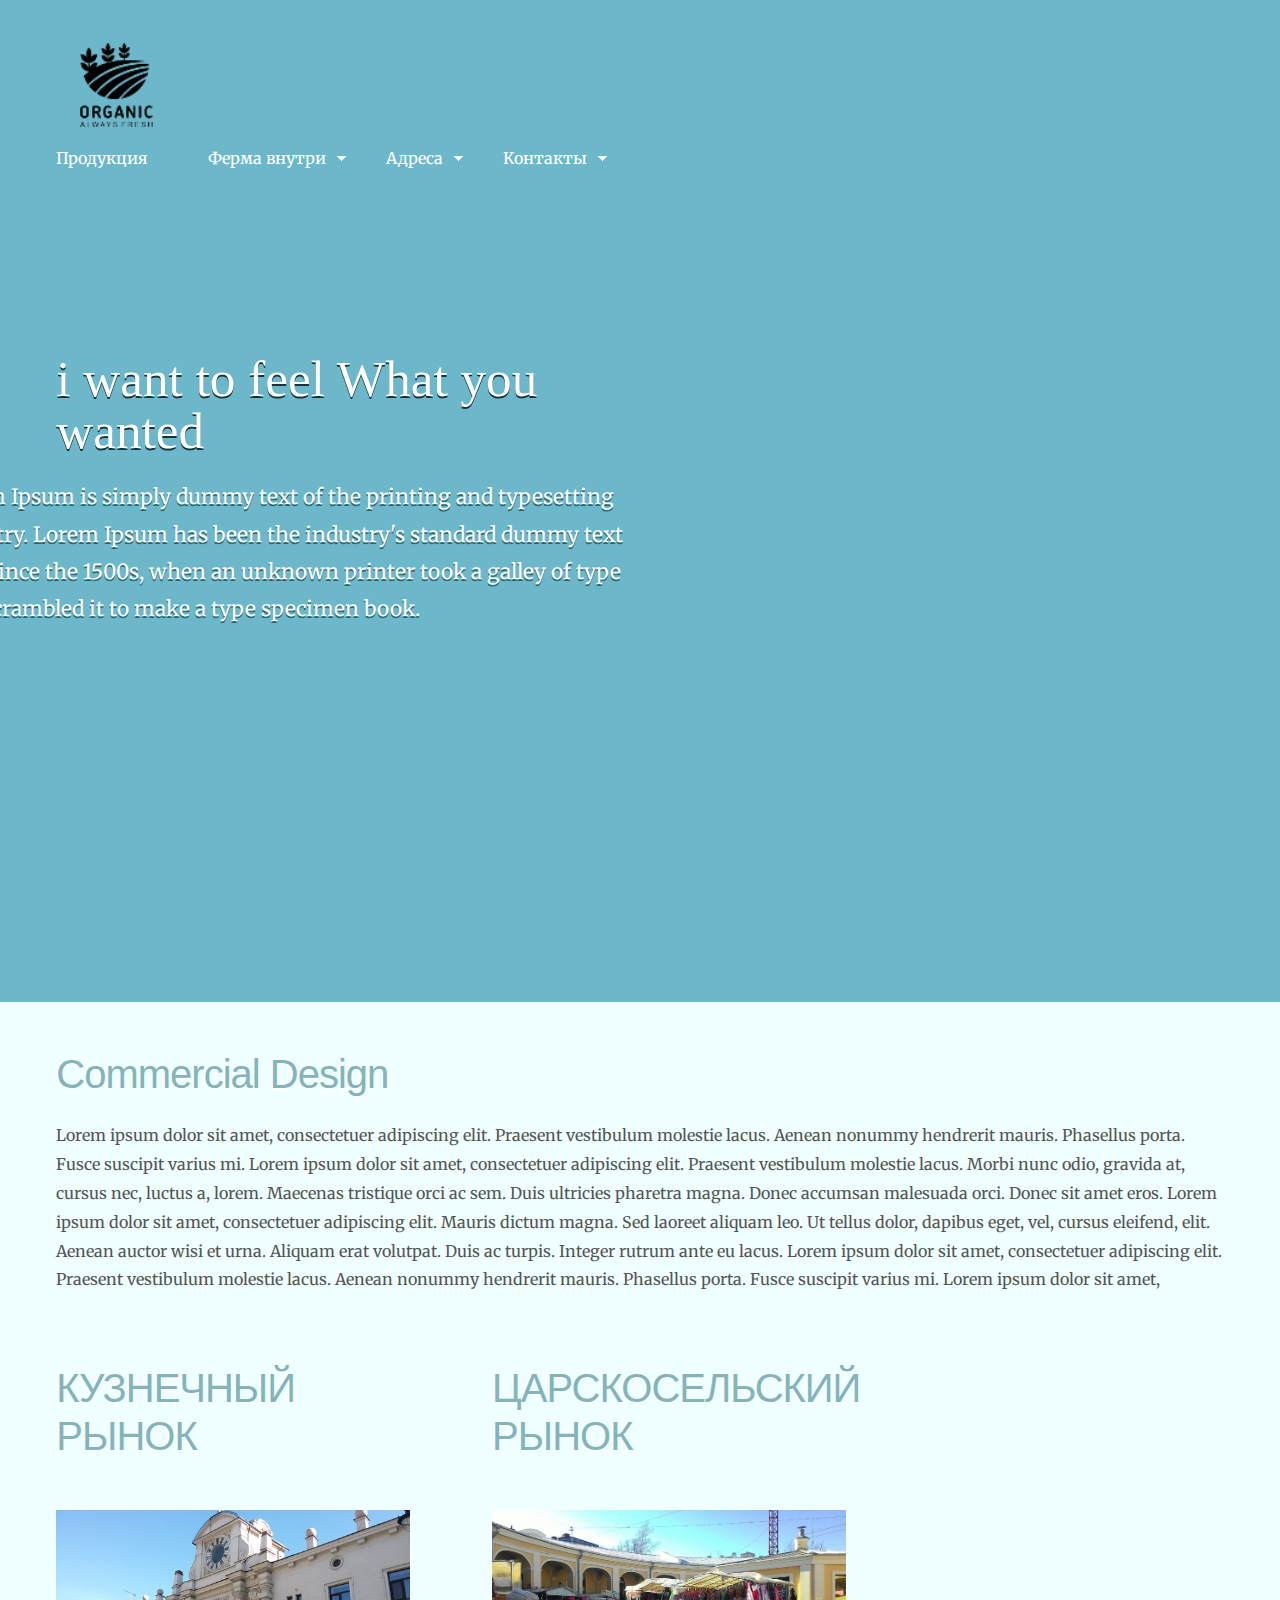
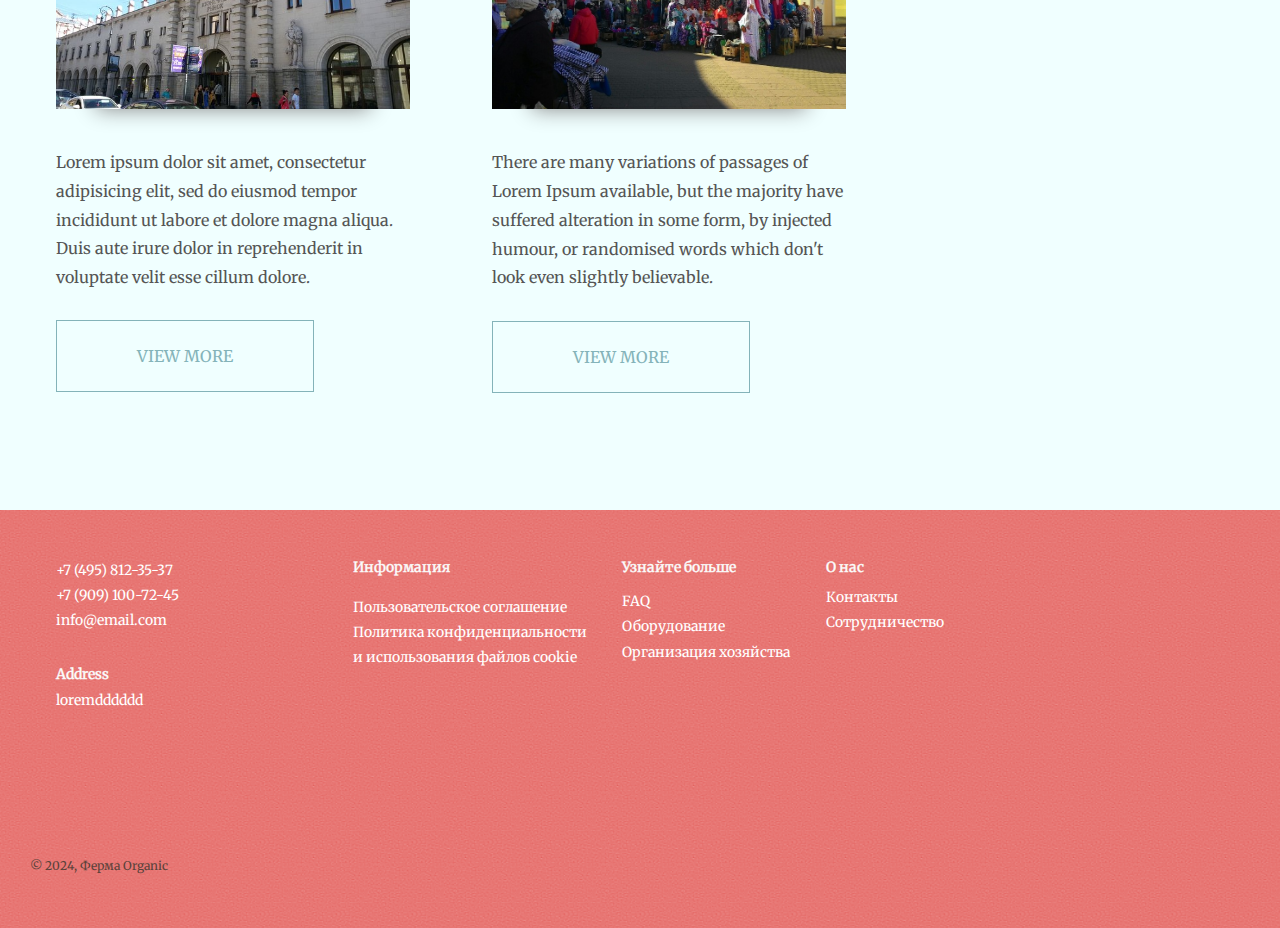
<file: addresses.html>
<!DOCTYPE HTML>
<html>
<head>
<title>Organic | Продукция</title>
<link rel="shortcut icon" href="web/images/favicon.ico" type="image/icon">
<meta http-equiv="Content-Type" content="text/html; charset=utf-8" />
<meta name="viewport" content="width=device-width, initial-scale=1, maximum-scale=1">
<link href='http://fonts.googleapis.com/css?family=Karla' rel='stylesheet' type='text/css'>
<link rel="preconnect" href="https://fonts.googleapis.com">
<link rel="preconnect" href="https://fonts.gstatic.com" crossorigin>
<link href="https://fonts.googleapis.com/css2?family=Merriweather:ital,wght@0,400;1,700&display=swap" rel="stylesheet">
<link href="web/css/style.css" rel="stylesheet" type="text/css" media="all" />
<script src="web/js/jquery.min.js"></script>


</head>
<body>
<!-- header -->
<div class="header_bg1">
<div class="wrap">
<div class="wrapper">
	<div class="logo">
		<a href="index.html"><img src="web/images/logo.svg" alt="logo"/> </a>
	</div>
		<div class="menu">
			<a class="toggleMenu" href="#">Menu</a>
			<ul class="nav">
				<li><a href="production.html">Продукция</a>
				</li>
				<li><a href="#">Ферма внутри</a>
					<ul>
						<li><a href="history.html">Об Органике</a></li>
						<li><a href="#">FAQ</a></li>
						<li><a href="galery.html">Галерея</a>
					</ul>
				</li>
				<li><a href="#">Адреса</a>
					<ul>
						<li><a href="addresses.html">Где купить наши продукты</a></li>
						<li><a href="farmers.html">Производители</a></li>
						<li><a href="#">На карте</a></li>
					</ul>
				</li>
				<li><a href="#">Контакты</a>
				<ul>
					<li><a href="contact.html">Контакты</a></li>
					<li><a href="infrastructure.html">Организация</a></li>
				</ul>
				</li>
			</ul>
			</div>
		<div class="clear"></div>
	 <script type="text/javascript" src="web/js/script.js"></script>
	<div class="clear"></div>
	<div class="banner">
		<h2 class="style">i want to feel What you wanted</h2>
		<p class="para">Lorem Ipsum is simply dummy text of the printing and typesetting industry. Lorem Ipsum has been the industry's standard dummy text ever since the 1500s, when an unknown printer took a galley of type and scrambled it to make a type specimen book. </p>
	</div>
</div>
</div>
</div>
<!-- start content -->
<div class="content_bg">
<div class="wrap">
<div class="wrapper">
	<div class="main">
	  <h2 class="style1">Commercial Design</h2>
		<p class="para1">Lorem ipsum dolor sit amet, consectetuer adipiscing elit. Praesent vestibulum molestie lacus. Aenean nonummy hendrerit mauris. Phasellus porta. Fusce suscipit varius mi. Lorem ipsum dolor sit amet, consectetuer adipiscing elit. Praesent vestibulum molestie lacus. Morbi nunc odio, gravida at, cursus nec, luctus a, lorem. Maecenas tristique orci ac sem. Duis ultricies pharetra magna. Donec accumsan malesuada orci. Donec sit amet eros. Lorem ipsum dolor sit amet, consectetuer adipiscing elit. Mauris dictum magna. Sed laoreet aliquam leo. Ut tellus dolor, dapibus eget, vel, cursus eleifend, elit. Aenean auctor wisi et urna. Aliquam erat volutpat. Duis ac turpis. Integer rutrum ante eu lacus. Lorem ipsum dolor sit amet, consectetuer adipiscing elit. Praesent vestibulum molestie lacus. Aenean nonummy hendrerit mauris. Phasellus porta. Fusce suscipit varius mi. Lorem ipsum dolor sit amet, </p>
			<div class="commercial">
				<div class="grid_1_of_3 images_1_of_3">
					  <h2 class="style1">КУЗНЕЧНЫЙ РЫНОК</h2>
					  <div class="gallery">
						 <a href="details.html"><img src="web/images/shop1.jpg" title="image-name"></a>
					  </div>
					  <p class="para1">Lorem ipsum dolor sit amet, consectetur adipisicing elit, sed do eiusmod tempor incididunt ut labore et dolore magna aliqua. Duis aute irure dolor in reprehenderit in voluptate velit esse cillum dolore.</p>
				     <div class="rd_more">
				     	<a href="details.html"><button class="btn btn-1 btn-1a">View More</button></a>
					</div>					
				</div>
				<div class="grid_1_of_3 images_1_of_3">
					<h2 class="style1">ЦАРСКОСЕЛЬСКИЙ РЫНОК</h2>
					  <div class="gallery">
						 <a href="details.html"><img src="web/images/shop2.jpg" title="image-name"></a>
					  </div>
					  <p class="para1">There are many variations of passages of Lorem Ipsum available, but the majority have suffered alteration in some form, by injected humour, or randomised words which don't look even slightly believable.</p>
				     <div class="rd_more">
				     	<a href="details.html"><button class="btn btn-1 btn-1a">View More</button></a>
					</div>						
				</div>
			    <div class="clear"></div>
		</div>
	</div>
</div>
</div>
</div>
<!-- start footer -->
<div class="footer_bg">
	<div class="wrap">
	<div class="wrapper">
	<div class="clear">	
		<div class="f_grid">
			<div class="grid1_of_1">
				<div class="address">
					<p><a href="tel:+74958123537">+7 (495) 812-35-37</a> </p>
					<p><a href="tel:+79091007245">+7 (909) 100-72-45</a> </p>
					<p><a href="">info@email.com</a> </p>
					<h3 class="top">Address</h3>
					<p class="top"><a href="#">loremdddddd</a> </p>
				</div>
			</div>
			<div class="grid1_of_2">
				<div class="f_grid2 left">
					<h3>Информация</h3>
					<ul class="f_nav">
						<li><a href="#">Пользовательское соглашение</a></li>
						<li><a href="#">Политика конфиденциальности 
						</br>и использования файлов cookie</a></li>
					</ul>
				</div>
				<div class="f_grid2 left">
					<h3>Узнайте больше</h3>
					<ul class="f_nav">
						<li><a href="#">FAQ</a></li>
						<li><a href="#">Оборудование</a></li>
						<li><a href="#">Организация хозяйства</a></li>
					</ul>
				</div>
				<div class="f_grid2 left hide">
				<h3>О нас</h3>
				<ul class="f_nav">
					<li><a href="">Контакты</a></li>
					<li><a href="">Сотрудничество</a></li>
					
				</div>
				
			</div>
		
			<div class="clear"></div>
		</div>
		</div>
	</div>
	</div>
	<p class="copyright">© 2024, Ферма Organic</p>
	</div>
	</body>
	</html>
</file>
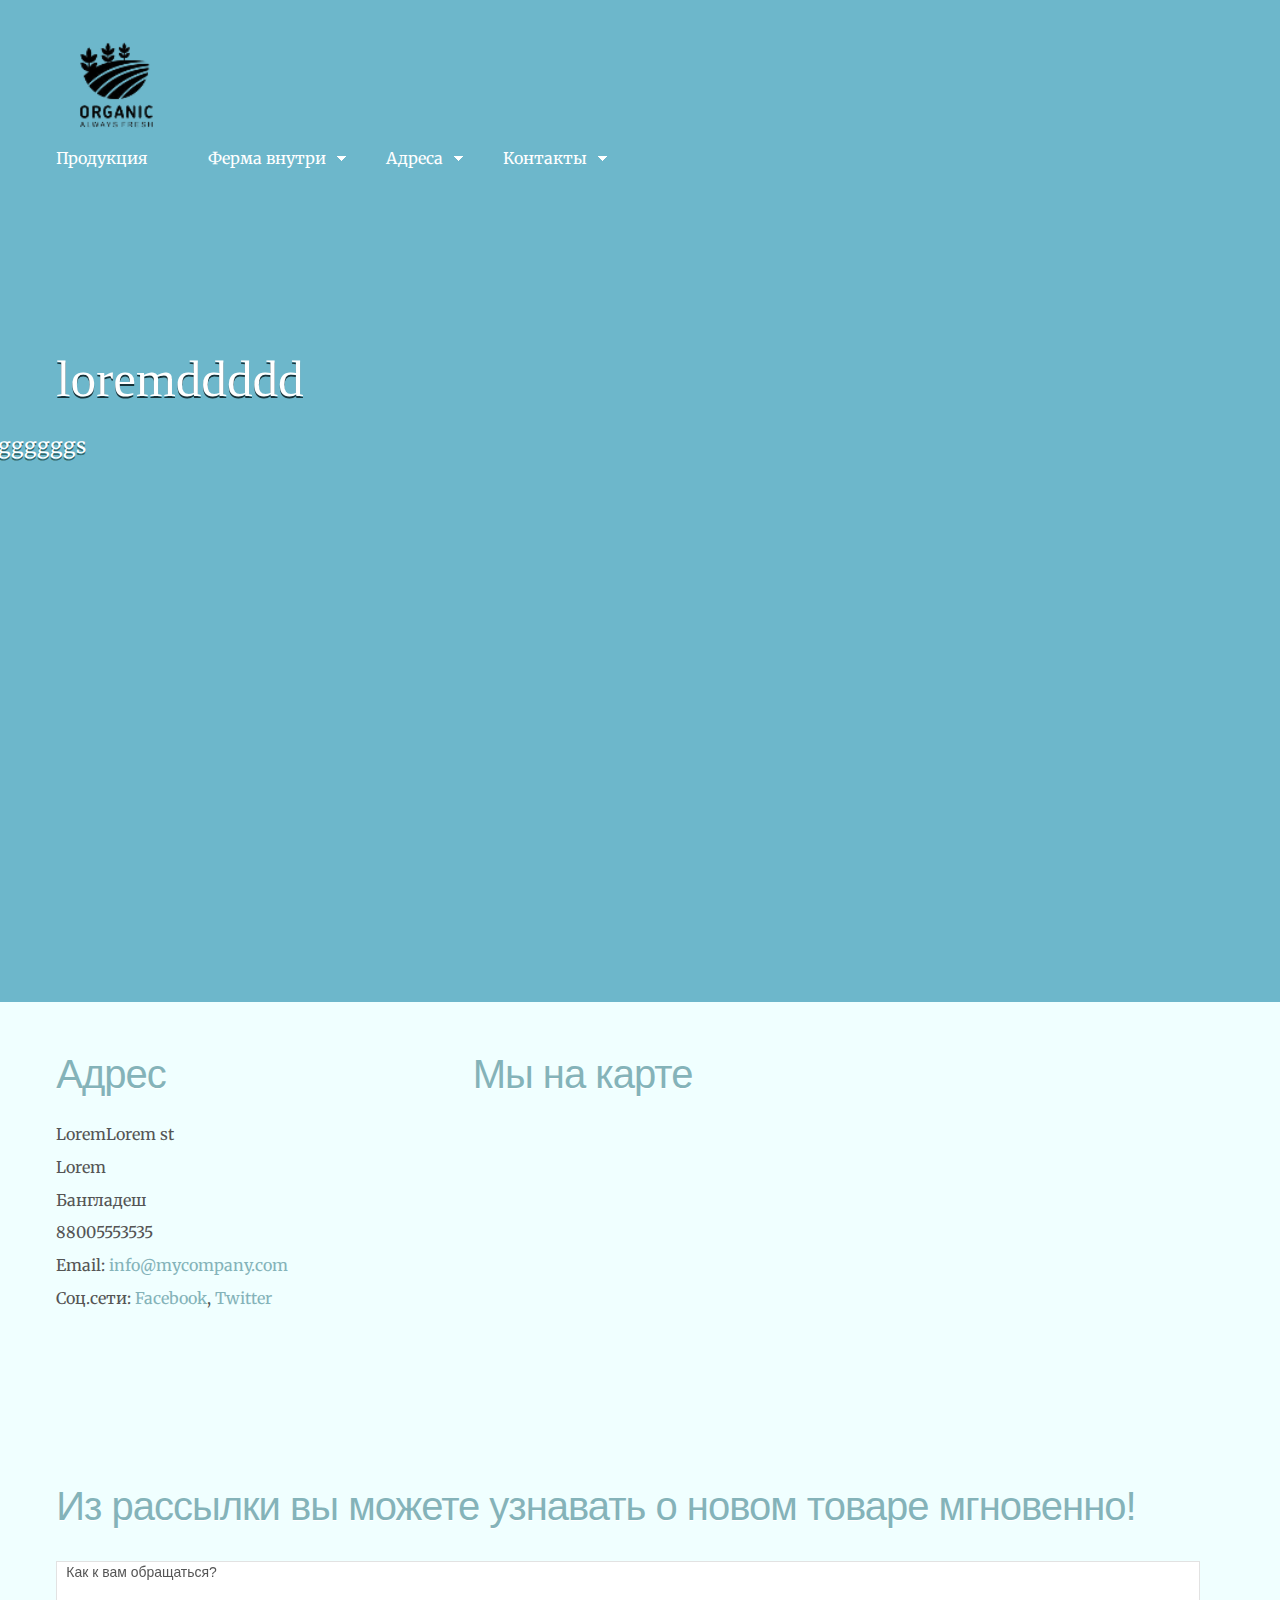
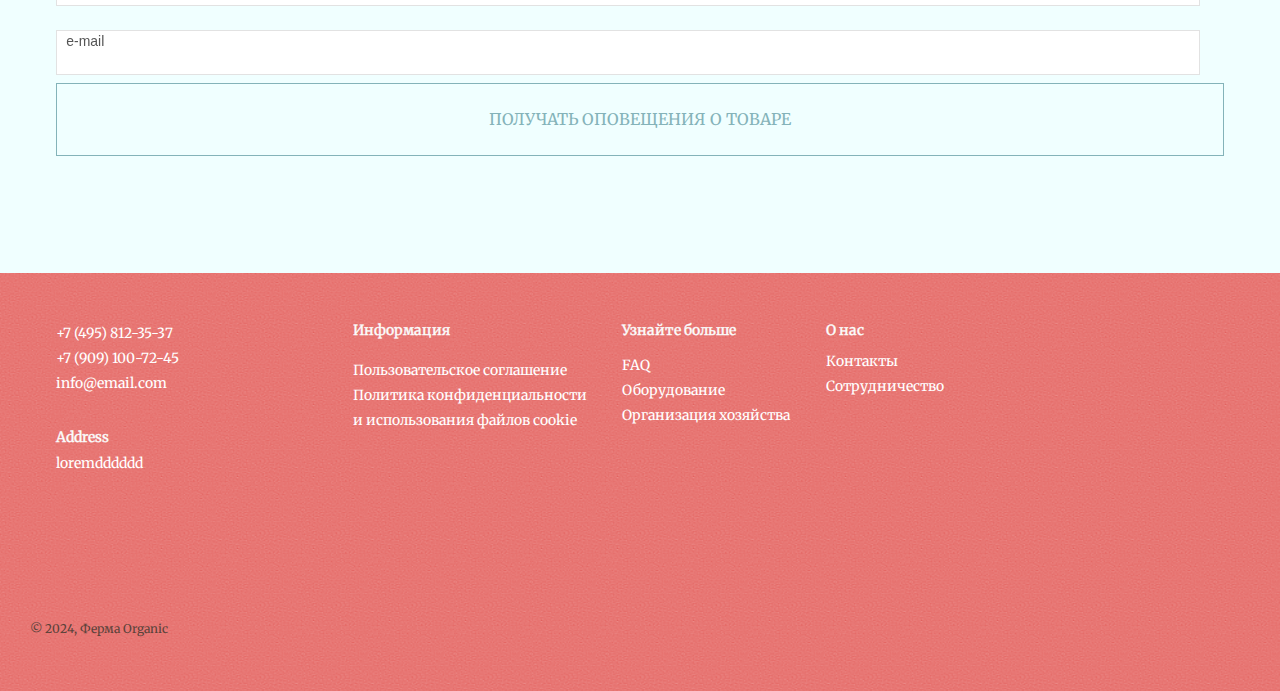
<file: contact.html>
<!DOCTYPE HTML>
<html>
<head>
<title>Organic | Контакты</title>
<link rel="shortcut icon" href="web/images/favicon.ico" type="image/icon">
<meta http-equiv="Content-Type" content="text/html; charset=utf-8" />
<meta name="viewport" content="width=device-width, initial-scale=1, maximum-scale=1">
<link href='http://fonts.googleapis.com/css?family=Karla' rel='stylesheet' type='text/css'>
<link rel="preconnect" href="https://fonts.googleapis.com">
<link rel="preconnect" href="https://fonts.gstatic.com" crossorigin>
<link href="https://fonts.googleapis.com/css2?family=Merriweather:ital,wght@0,400;1,700&display=swap" rel="stylesheet">
<link href="web/css/style.css" rel="stylesheet" type="text/css" media="all" />
<script src="web/js/jquery.min.js"></script>


</head>
<body>
<!-- header -->
<div class="header_bg1">
<div class="wrap">
<div class="wrapper">
	<div class="logo">
		<a href="index.html"><img src="web/images/logo.svg" alt="logo"/> </a>
	</div>
		<div class="menu">
			<a class="toggleMenu" href="#">Menu</a>
			<ul class="nav">
				<li><a href="production.html">Продукция</a>
				</li>
				<li><a href="#">Ферма внутри</a>
					<ul>
						<li><a href="history.html">Об Органике</a></li>
						<li><a href="#">FAQ</a></li>
						<li><a href="galery.html">Галерея</a>
					</ul>
				</li>
				<li><a href="#">Адреса</a>
					<ul>
						<li><a href="addresses.html">Где купить наши продукты</a></li>
						<li><a href="farmers.html">Производители</a></li>
						<li><a href="#">На карте</a></li>
					</ul>
				</li>
			
				<li><a href="#">Контакты</a>
				<ul>
					<li><a href="contact.html">Контакты</a></li>
					<li><a href="infrastructure.html">Организация</a></li>
				</ul>
				</li>
			</ul>
			</div>
		<div class="clear"></div>
	 <script type="text/javascript" src="web/js/script.js"></script>
	<div class="clear"></div>
	<div class="banner">
		<h2 class="style">loremddddd</h2>
		<p class="para">hotdoggggggs </p>
	</div>
</div>
</div>
</div>
<!-- start content -->
<div class="content_bg">
<div class="wrap">
<div class="wrapper">
	<div class="main">

<div class="section group">				
				<div class="col span_1_of_2">
					<div class="contact_info">
			    	 	<h2 class="style1">Мы на карте</h2>
			    	 		<div class="map">
								<iframe src="https://yandex.ru/map-widget/v1/?um=constructor%3A25a29712fb952542d72f10d4c7aefe9732b649d2622d18c4b94f00080f5fe271&amp;source=constructor" width="700" height="350" frameborder="0"></iframe>					   		</div>
      				</div>
      			<div class="company_address">
				     	<h2 class="style1">Адрес </h2>
						<p>LoremLorem st</p>
						<p>Lorem</p>
						<p>Бангладеш</p>
				   		<p>88005553535</p>
				 	 	<p>Email: <span>info@mycompany.com</span></p>
				   		<p>Соц.сети: <span>Facebook</span>, <span>Twitter</span></p>
				   </div>
				   <div class="clear"></div>
				</div>			
				<h2 class="style1">Из рассылки вы можете узнавать о новом товаре мгновенно! </h2>
				<div class="col span_2_of_4">
				  <div class="contact-form">
				  	<h2 class="style1"></h2>
					  <section class="connection connection__container">
					       <form method="post" action="contact-post.html">
					    	<div class="connection__input">
						    	<span><label for="userName" style="top: 0;">Как к вам обращаться?</label></span>
						    	<span><input id="userName" name="userName" type="text" class="textbox"></span>
						    </div>
						    <div class="connection__input" style="margin-top: 0.5em;">
						    	<span><label for="userEmail" style="top: 0;">e-mail</label></span>
						    	<span><input id="userEmail" name="userEmail" type="text" class="textbox"></span>
						    </div> 
						   		<span><input type="submit" value="Получать оповещения о товаре"></span>
						  </div>
						  </div>
					    </form>
					</section>
				    </div>
  				</div>		
  			<div class="clear"></div>
		  </div>


	</div>
</div>
</div>
</div>
<!-- start footer -->
<div class="footer_bg">
	<div class="wrap">
	<div class="wrapper">
	<div class="clear">	
		<div class="f_grid">
			<div class="grid1_of_1">
				<div class="address">
					<p><a href="tel:+74958123537">+7 (495) 812-35-37</a> </p>
					<p><a href="tel:+79091007245">+7 (909) 100-72-45</a> </p>
					<p><a href="">info@email.com</a> </p>
					<h3 class="top">Address</h3>
					<p class="top"><a href="#">loremdddddd</a> </p>
				</div>
			</div>
			<div class="grid1_of_2">
				<div class="f_grid2 left">
					<h3>Информация</h3>
					<ul class="f_nav">
						<li><a href="#">Пользовательское соглашение</a></li>
						<li><a href="#">Политика конфиденциальности 
						</br>и использования файлов cookie</a></li>
					</ul>
				</div>
				<div class="f_grid2 left">
					<h3>Узнайте больше</h3>
					<ul class="f_nav">
						<li><a href="#">FAQ</a></li>
						<li><a href="#">Оборудование</a></li>
						<li><a href="#">Организация хозяйства</a></li>
					</ul>
				</div>
				<div class="f_grid2 left hide">
				<h3>О нас</h3>
				<ul class="f_nav">
					<li><a href="">Контакты</a></li>
					<li><a href="">Сотрудничество</a></li>
					
				</div>
				
			</div>
		
			<div class="clear"></div>
		</div>
		</div>
	</div>
	</div>
	<p class="copyright">© 2024, Ферма Organic</p>
	</div>
	<script>
		const connection__input = document.querySelectorAll(".connection__input");
			connection__input.forEach(el => {
				const input = el.querySelector("input");
				const label = el.querySelector("label");

				input.addEventListener('focus', () => {
					label.style.top = '-24px';
					label.style.fontSize = '12px';
					label.style.color = 'blue';
				});

				input.addEventListener('blur', () => {
					if (input.value === '') {
						label.style.top = '0';
						label.style.fontSize = '16px';
						label.style.color = 'black';
					}
				});
			})

    </script>
	</body>
	</html>
</file>
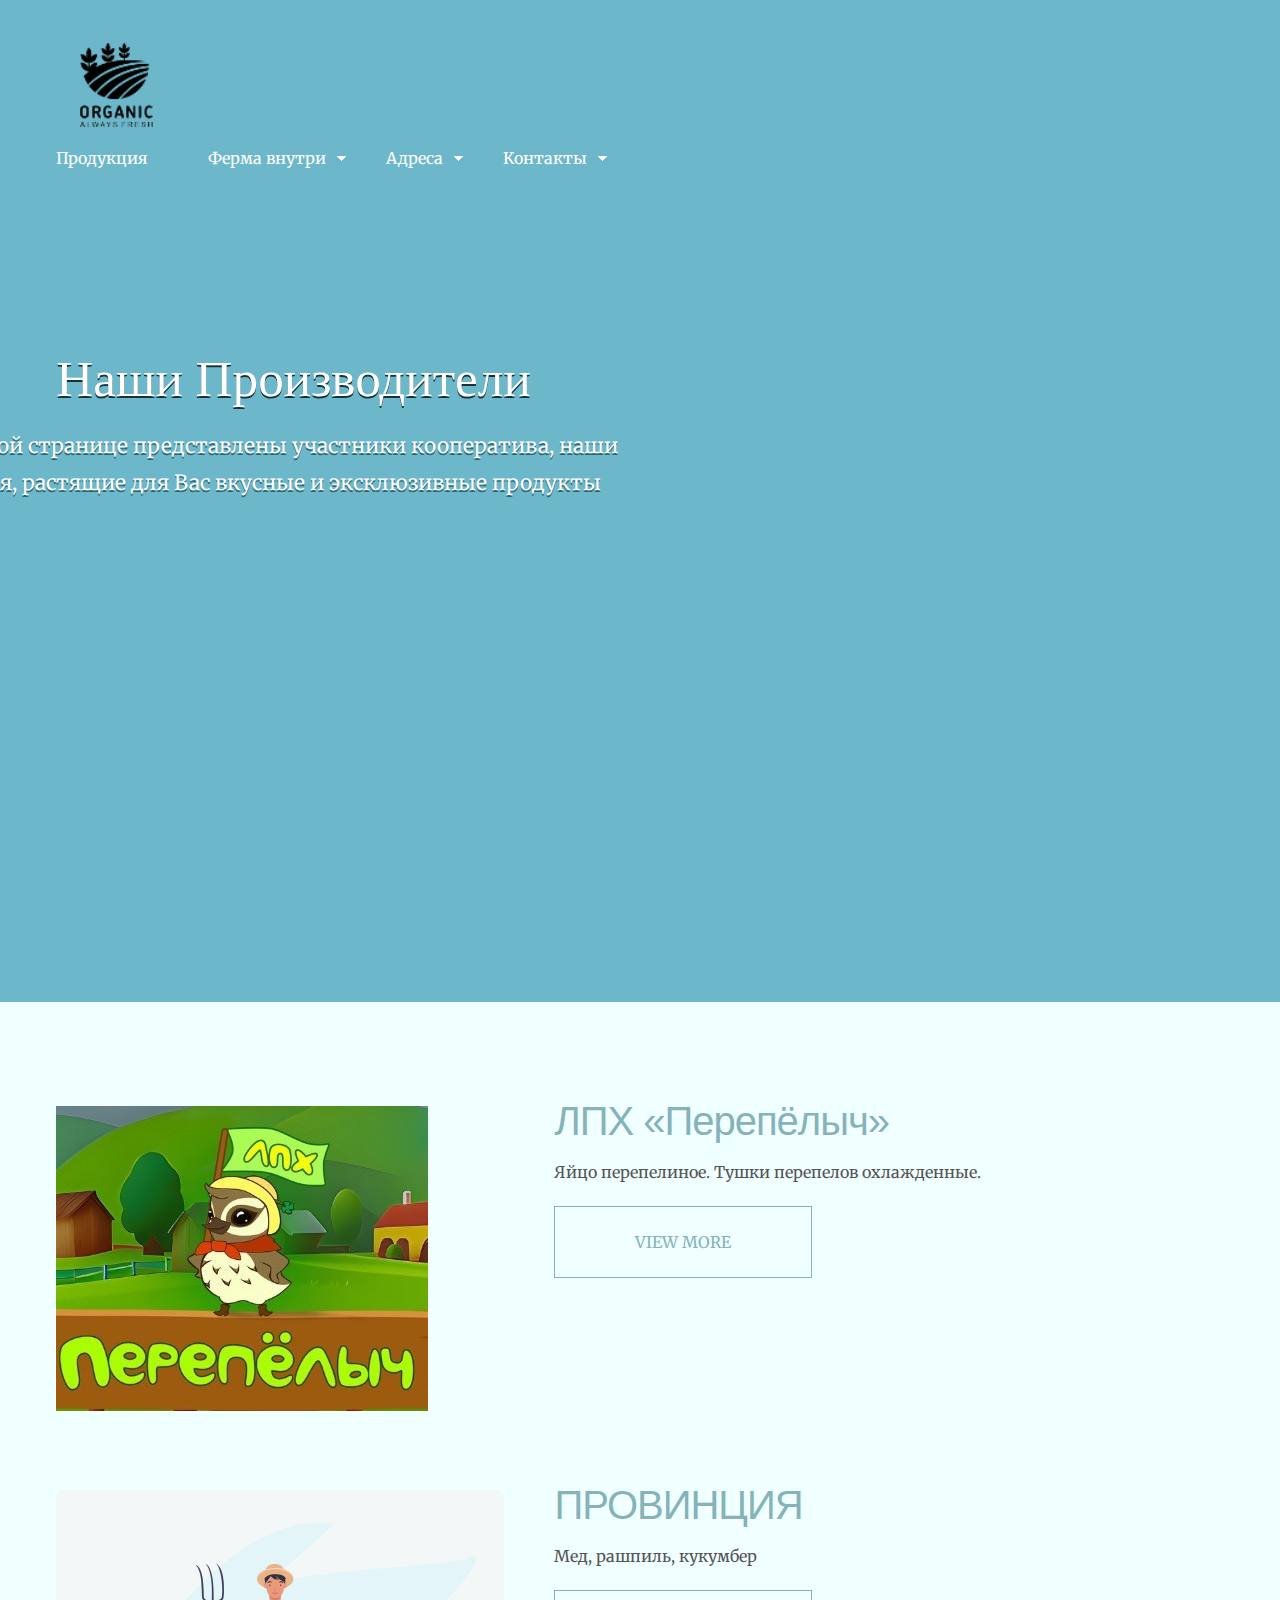
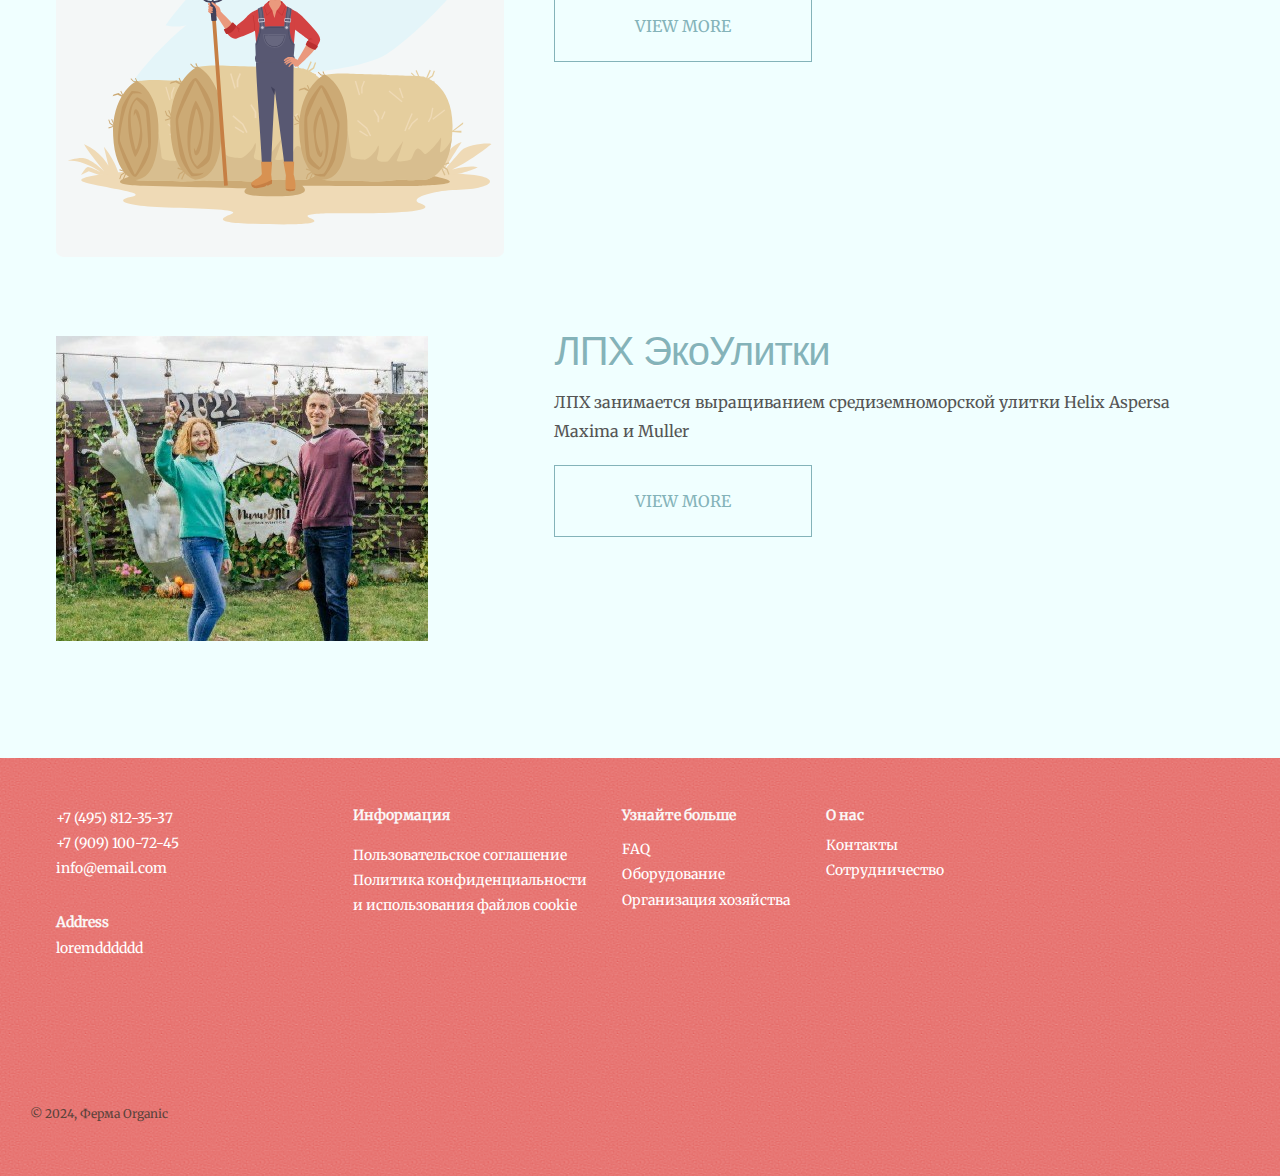
<file: farmers.html>
<!DOCTYPE HTML>
<html>
<head>
<title>Organic | Наши фермеры</title>
<link rel="shortcut icon" href="web/images/favicon.ico" type="image/icon">
<meta http-equiv="Content-Type" content="text/html; charset=utf-8" />
<meta name="viewport" content="width=device-width, initial-scale=1, maximum-scale=1">
<link href='http://fonts.googleapis.com/css?family=Karla' rel='stylesheet' type='text/css'>
<link rel="preconnect" href="https://fonts.googleapis.com">
<link rel="preconnect" href="https://fonts.gstatic.com" crossorigin>
<link href="https://fonts.googleapis.com/css2?family=Merriweather:ital,wght@0,400;1,700&display=swap" rel="stylesheet">
<link href="web/css/style.css" rel="stylesheet" type="text/css" media="all" />
<script src="web/js/jquery.min.js"></script>


</head>
<body>
<!-- header -->
<div class="header_bg1">
<div class="wrap">
<div class="wrapper">
	<div class="logo">
		<a href="index.html"><img src="web/images/logo.svg" alt="logo"/> </a>
	</div>
		<div class="menu">
			<a class="toggleMenu" href="#">Menu</a>
			<ul class="nav">
				<li><a href="production.html">Продукция</a>
				</li>
				<li><a href="#">Ферма внутри</a>
					<ul>
						<li><a href="history.html">Об Органике</a></li>
						<li><a href="#">FAQ</a></li>
						<li><a href="galery.html">Галерея</a>
					</ul>
				</li>
				<li><a href="#">Адреса</a>
					<ul>
						<li><a href="addresses.html">Где купить наши продукты</a></li>
						<li><a href="farmers.html">Производители</a></li>
						<li><a href="#">На карте</a></li>
					</ul>
				</li>
				<li><a href="#">Контакты</a>
				<ul>
					<li><a href="contact.html">Контакты</a></li>
					<li><a href="infrastructure.html">Организация</a></li>
				</ul>
				</li>
			</ul>
			</div>
		<div class="clear"></div>
	 <script type="text/javascript" src="web/js/script.js"></script>
	<div class="clear"></div>
	<div class="banner">
		<h2 class="style">Наши Производители</h2>
		<p class="para"> На этой странице представлены участники кооператива, наши друзья, растящие для Вас вкусные и эксклюзивные продукты</p>
	</div>
</div>
</div>
</div>
<!-- start content -->	
<div class="content_bg">
<div class="wrap">
<div class="wrapper">
	<div class="main">
		<div class="listview_1_of_2 images_1_of_2">
			<div class="listimg listimg_2_of_1">
				<a href="details.html"><img src="web/images/farmer1.jpg"></a>
			</div>
			<div class="text list_2_of_1">
				<h2 class="style1">ЛПХ «Перепёлыч»</h3>
				<p class="para1">Яйцо перепелиное. Тушки перепелов охлажденные. </p>
				<div class="rd_more1">
				     <a href="details.html"><button class="btn btn-1 btn-1a">View More</button></a>
				</div>
			</div>
			<div class="clear"></div>
		</div>
		<div class="listview_1_of_2 images_1_of_2">
			<div class="listimg listimg_2_of_1">
				  <a href="details.html"><img src="web/images/unknow-farmer.svg"></a>
			</div>
			<div class="text list_2_of_1">
				<h2 class="style1">ПРОВИНЦИЯ</h3>
				<p class="para1">Мед, рашпиль, кукумбер</p>
				<div class="rd_more1">
				     	<a href="details.html"><button class="btn btn-1 btn-1a">View More</button></a>
					</div>
			</div>
			<div class="clear"></div>
		</div>
		<div class="listview_1_of_2 images_1_of_2">
			<div class="listimg listimg_2_of_1">
				  <a href="details.html"><img src="web/images/farmer2.jpg"></a>
			</div>
			<div class="text list_2_of_1">
				<h2 class="style1">ЛПХ ЭкоУлитки</h3>
				<p class="para1"> ЛПХ занимается выращиванием средиземноморской улитки Helix Aspersa Maxima и Muller </p>
				<div class="rd_more1">
				     	<a href="details.html"><button class="btn btn-1 btn-1a">View More</button></a>
				</div>
			</div>
			<div class="clear"></div>
		</div>
	</div>
</div>
</div>
</div>
<div class="footer_bg">
	<div class="wrap">
	<div class="wrapper">
	<div class="clear">	
		<div class="f_grid">
			<div class="grid1_of_1">
				<div class="address">
					<p><a href="tel:+74958123537">+7 (495) 812-35-37</a> </p>
					<p><a href="tel:+79091007245">+7 (909) 100-72-45</a> </p>
					<p><a href="">info@email.com</a> </p>
					<h3 class="top">Address</h3>
					<p class="top"><a href="#">loremdddddd</a> </p>
				</div>
			</div>
			<div class="grid1_of_2">
				<div class="f_grid2 left">
					<h3>Информация</h3>
					<ul class="f_nav">
						<li><a href="#">Пользовательское соглашение</a></li>
						<li><a href="#">Политика конфиденциальности 
						</br>и использования файлов cookie</a></li>
					</ul>
				</div>
				<div class="f_grid2 left">
					<h3>Узнайте больше</h3>
					<ul class="f_nav">
						<li><a href="#">FAQ</a></li>
						<li><a href="#">Оборудование</a></li>
						<li><a href="#">Организация хозяйства</a></li>
					</ul>
				</div>
				<div class="f_grid2 left hide">
				<h3>О нас</h3>
				<ul class="f_nav">
					<li><a href="">Контакты</a></li>
					<li><a href="">Сотрудничество</a></li>
					
				</div>
				
			</div>
		
			<div class="clear"></div>
		</div>
		</div>
	</div>
	</div>
	<p class="copyright">© 2024, Ферма Organic</p>
	</div>
	</body>
	</html>
</file>
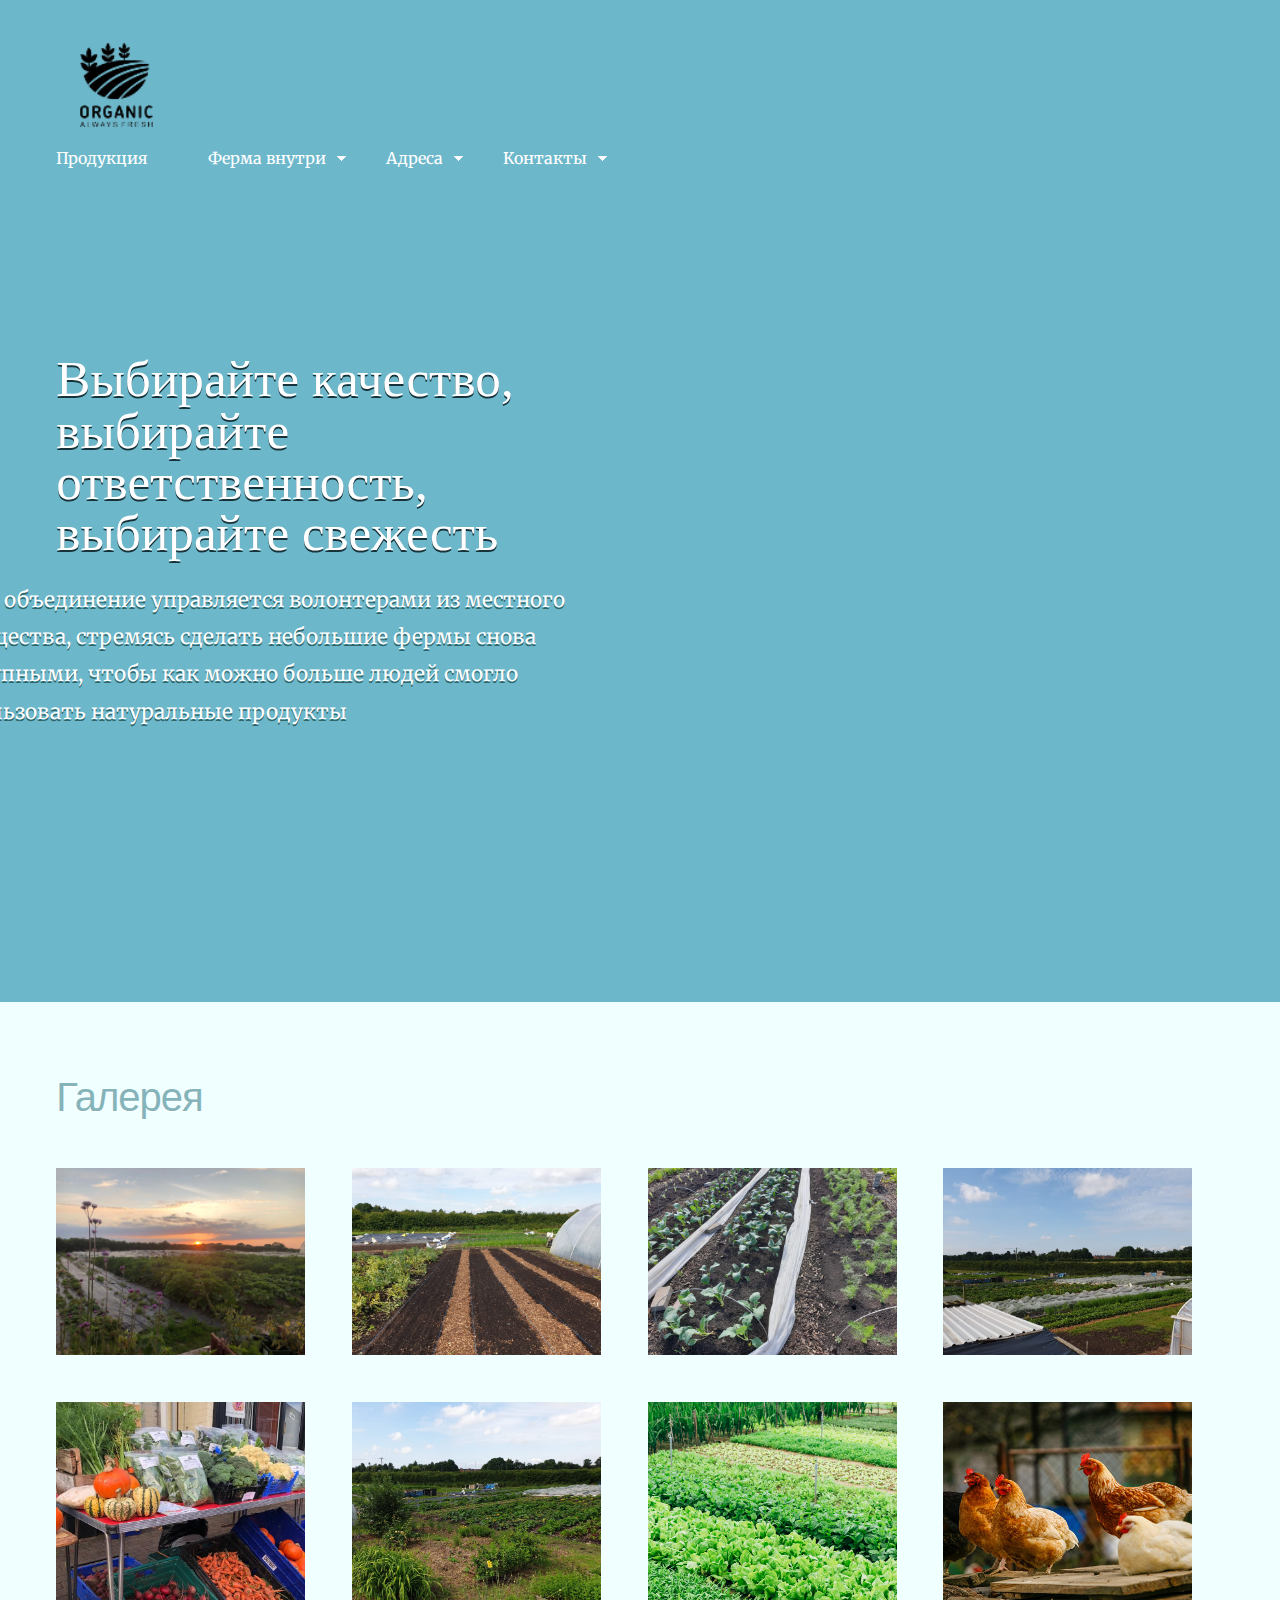
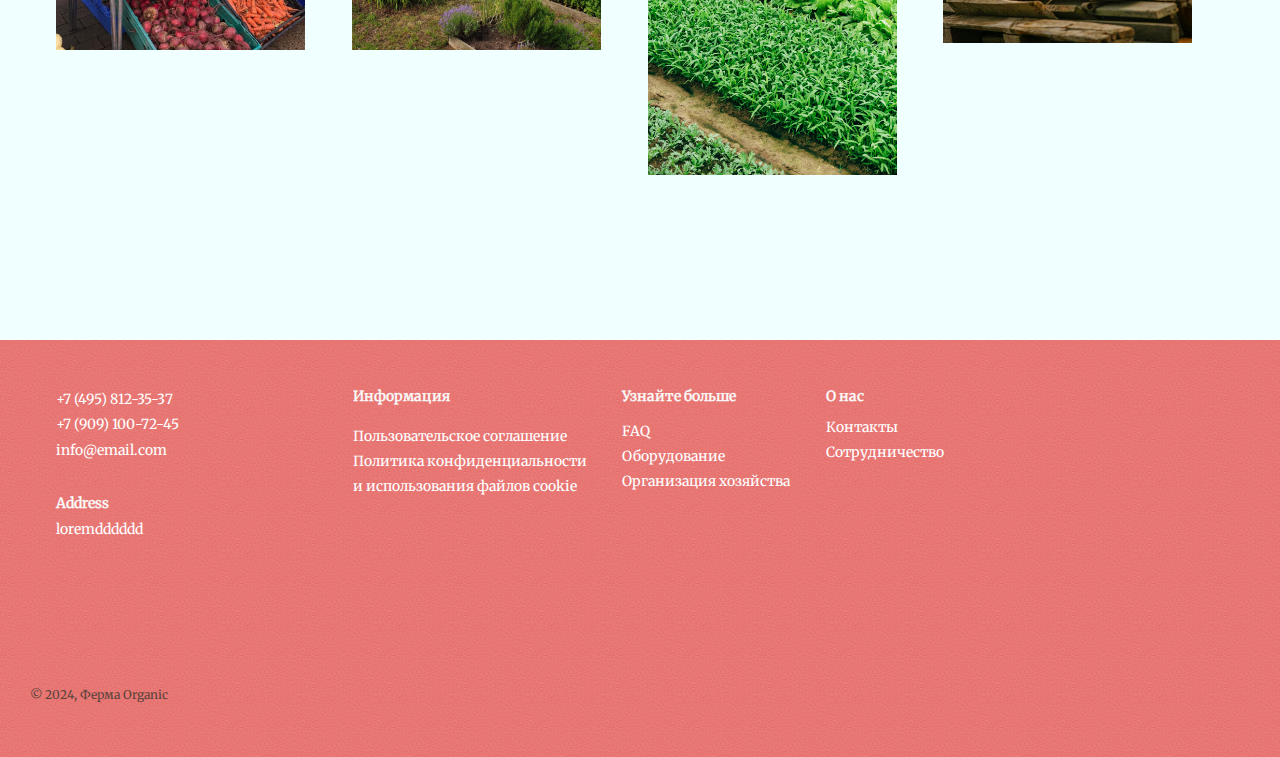
<file: galery.html>
<!DOCTYPE HTML>
<html>
<head>
<title>Organic | Галерея</title>
<link rel="shortcut icon" href="web/images/favicon.ico" type="image/icon">
<meta http-equiv="Content-Type" content="text/html; charset=utf-8" />
<meta name="viewport" content="width=device-width, initial-scale=1, maximum-scale=1">
<link href='http://fonts.googleapis.com/css?family=Karla' rel='stylesheet' type='text/css'>
<link rel="preconnect" href="https://fonts.googleapis.com">
<link rel="preconnect" href="https://fonts.gstatic.com" crossorigin>
<link href="https://fonts.googleapis.com/css2?family=Merriweather:ital,wght@0,400;1,700&display=swap" rel="stylesheet">
<link href="web/css/style.css" rel="stylesheet" type="text/css" media="all" />
<script src="web/js/jquery.min.js"></script>


</head>
<body>
<!-- header -->
<div class="header_bg1">
	<div class="wrap">
	<div class="wrapper">
		<div class="logo">
			<a href="index.html"><img src="web/images/logo.svg" alt="logo"/> </a>
		</div>
			<div class="menu">
				<a class="toggleMenu" href="#">Menu</a>
				<ul class="nav">
					<li><a href="production.html">Продукция</a>
					</li>
					<li><a href="#">Ферма внутри</a>
						<ul>
							<li><a href="history.html">Об Органике</a></li>
							<li><a href="#">FAQ</a></li>
							<li><a href="galery.html">Галерея</a>
						</ul>
					</li>
					<li><a href="#">Адреса</a>
						<ul>
							<li><a href="addresses.html">Где купить наши продукты</a></li>
							<li><a href="farmers.html">Производители</a></li>
							<li><a href="#">На карте</a></li>
						</ul>
					</li>
					<li><a href="#">Контакты</a>
					<ul>
						<li><a href="contact.html">Контакты</a></li>
						<li><a href="infrastructure.html">Организация</a></li>
					</ul>
					</li>
				</ul>
				</div>
			<div class="clear"></div>
		 <script type="text/javascript" src="web/js/script.js"></script>
		<div class="clear"></div>
		<div class="banner">
			<h2 class="style">Выбирайте качество, выбирайте ответственность, выбирайте свежесть</h2>
			<p class="para">Наше объединение управляется волонтерами из местного сообщества, стремясь сделать небольшие фермы снова доступными, чтобы как можно больше людей смогло использовать натуральные продукты</p>
		</div>
	</div>
	</div>
	</div>
<!-- start content -->
<div class="content_bg">
<div class="wrap">
<div class="wrapper">
	<div class="main">
		<div class="gallery">	
			<h2 class="style1">Галерея</h2>
					<section>
						<ul class="lb-album">
							<li>
								<a href="#image-3">
									<img src="web/images/gallery/1.jpeg" alt="">
									<span> </span>
								</a>
								<div class="lb-overlay" id="image-3">
									<img src="web/images/gallery/1.jpeg" alt="image03">
									<a href="#page" class="lb-close"> </a>
								</div>
							</li>
							<li>
								<a href="#image-2">
									<img src="web/images/gallery/2.jpeg" alt="">
									<span> </span>
								</a>
								<div class="lb-overlay" id="image-2">
										<img src="web/images/gallery/2.jpeg" alt=""> 
									<a href="#page" class="lb-close"> </a>
								</div>
							</li>
							<li>
								<a href="#image-1">
									<img src="web/images/gallery/3.jpeg" alt="">
									<span> </span>
								</a>
								<div class="lb-overlay" id="image-1">
									<img src="web/images/gallery/3.jpeg" alt="">
									<a href="#page" class="lb-close"> </a>
								</div>
							</li>
							<li>
								<a href="#image-4">
									<img src="web/images/gallery/4.jpeg" alt="">
									<span> </span>
								</a>
								<div class="lb-overlay" id="image-4">
									<img src="web/images/gallery/4.jpeg" alt="image04">
									<a href="#page" class="lb-close"> </a>
								</div>
							</li>
						</ul>
						<ul class="lb-album">
							<li>
								<a href="#image-5">
									<img src="web/images/gallery/5.jpeg" alt="">
									<span> </span>
								</a>
								<div class="lb-overlay" id="image-5">
									<img src="web/images/gallery/5.jpeg" alt="">
									<a href="#page" class="lb-close"> </a>
								</div>
							</li>
							<li>
								<a href="#image-6">
									<img src="web/images/gallery/6.jpeg" alt="">
									<span> </span>
								</a>
								<div class="lb-overlay" id="image-6">
										<img src="web/images/gallery/6.jpeg" alt=""> 
									<a href="#page" class="lb-close"> </a>
								</div>
							</li>
							<li>
								<a href="#image-7">
									<img src="web/images/gallery/11.jpg" alt="">
									<span> </span>
								</a>
								<div class="lb-overlay" id="image-7">
										<img src="web/images/gallery/11.jpg" alt="">
									<a href="#page" class="lb-close"> </a>
								</div>
							</li>
							<li>
								<a href="#image-8">
									<img src="web/images/gallery/8.jpg" alt="">
									<span> </span>
								</a>
								<div class="lb-overlay" id="image-8">
									<img src="web/images/gallery/8.jpg" alt="">
									<a href="#page" class="lb-close"> </a>
								</div>
							</li>
						</ul>
				</section>
			<div class="clear"></div>
			</div>
	</div>
</div>
</div>
</div>
<!-- start footer -->
<div class="footer_bg">
	<div class="wrap">
	<div class="wrapper">
	<div class="clear">	
		<div class="f_grid">
			<div class="grid1_of_1">
				<div class="address">
					<p><a href="tel:+74958123537">+7 (495) 812-35-37</a> </p>
					<p><a href="tel:+79091007245">+7 (909) 100-72-45</a> </p>
					<p><a href="">info@email.com</a> </p>
					<h3 class="top">Address</h3>
					<p class="top"><a href="#">loremdddddd</a> </p>
				</div>
			</div>
			<div class="grid1_of_2">
				<div class="f_grid2 left">
					<h3>Информация</h3>
					<ul class="f_nav">
						<li><a href="#">Пользовательское соглашение</a></li>
						<li><a href="#">Политика конфиденциальности 
						</br>и использования файлов cookie</a></li>
					</ul>
				</div>
				<div class="f_grid2 left">
					<h3>Узнайте больше</h3>
					<ul class="f_nav">
						<li><a href="#">FAQ</a></li>
						<li><a href="#">Оборудование</a></li>
						<li><a href="#">Организация хозяйства</a></li>
					</ul>
				</div>
				<div class="f_grid2 left hide">
				<h3>О нас</h3>
				<ul class="f_nav">
					<li><a href="">Контакты</a></li>
					<li><a href="">Сотрудничество</a></li>
					
				</div>
				
			</div>
		
			<div class="clear"></div>
		</div>
		</div>
	</div>
	</div>
	<p class="copyright">© 2024, Ферма Organic</p>
	</div>
	</body>
	</html>
</file>
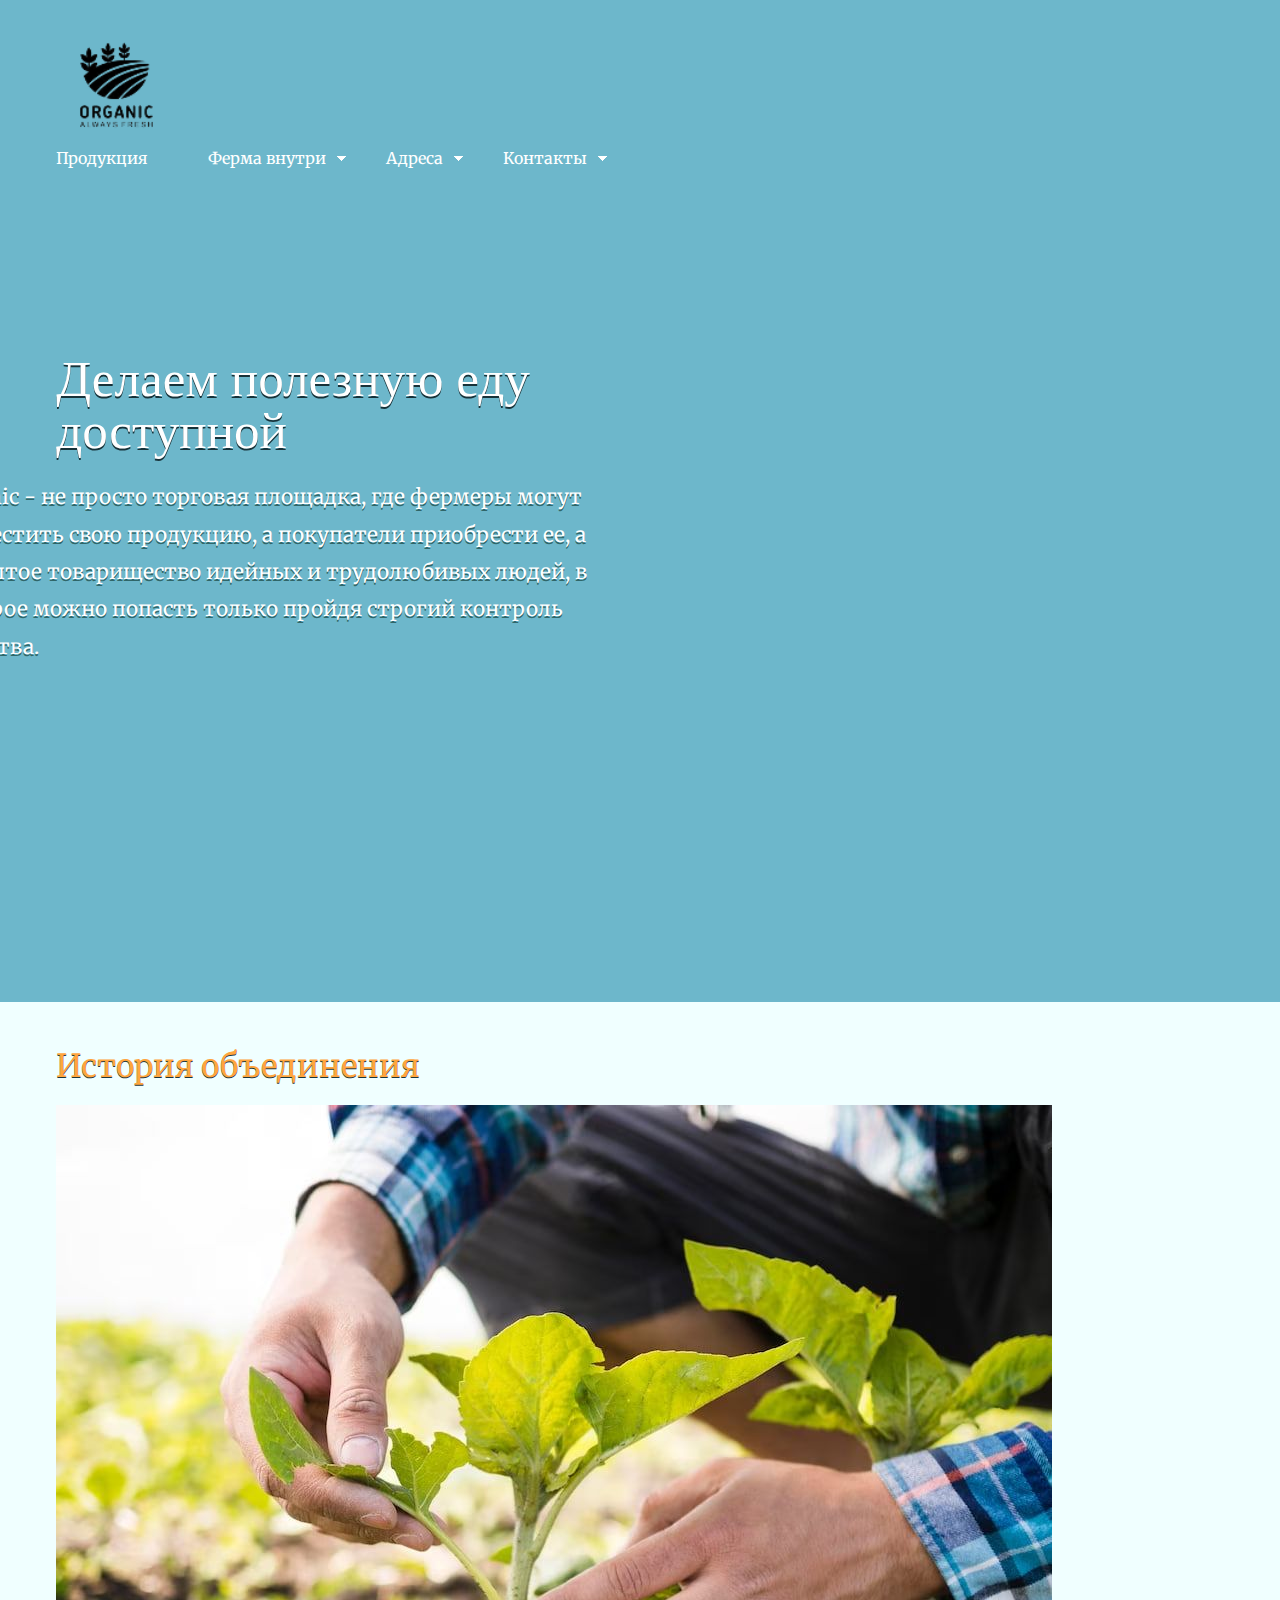
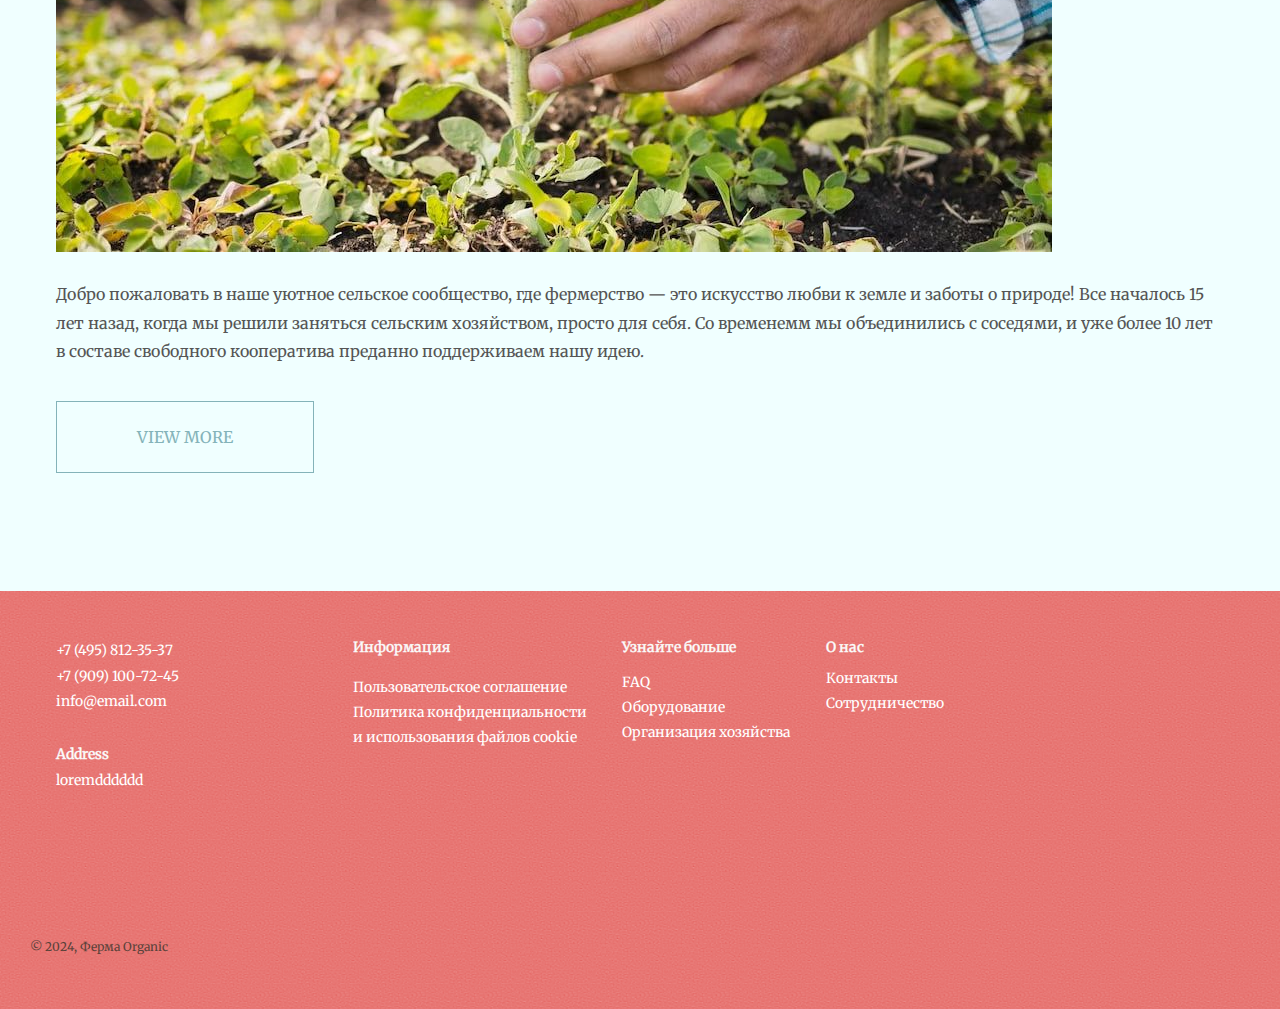
<file: history.html>
<!DOCTYPE HTML>
<html>
<head>
<title>Organic | История создания </title>
<link rel="shortcut icon" href="web/images/favicon.ico" type="image/icon">
<meta http-equiv="Content-Type" content="text/html; charset=utf-8" />
<meta name="viewport" content="width=device-width, initial-scale=1, maximum-scale=1">
<link href='http://fonts.googleapis.com/css?family=Karla' rel='stylesheet' type='text/css'>
<link rel="preconnect" href="https://fonts.googleapis.com">
<link rel="preconnect" href="https://fonts.gstatic.com" crossorigin>
<link href="https://fonts.googleapis.com/css2?family=Merriweather:ital,wght@0,400;1,700&display=swap" rel="stylesheet">
<link href="web/css/style.css" rel="stylesheet" type="text/css" media="all" />
<script src="web/js/jquery.min.js"></script>


</head>
<body>
<!-- header -->
<div class="header_bg1">
	<div class="wrap">
	<div class="wrapper">
		<div class="logo">
			<a href="index.html"><img src="web/images/logo.svg" alt="logo"/> </a>
		</div>
			<div class="menu">
				<a class="toggleMenu" href="#">Menu</a>
				<ul class="nav">
					<li><a href="production.html">Продукция</a>
					</li>
					<li><a href="#">Ферма внутри</a>
						<ul>
							<li><a href="history.html">Об Органике</a></li>
							<li><a href="#">FAQ</a></li>
							<li><a href="galery.html">Галерея</a>
						</ul>
					</li>
					<li><a href="#">Адреса</a>
						<ul>
							<li><a href="addresses.html">Где купить наши продукты</a></li>
							<li><a href="farmers.html">Производители</a></li>
							<li><a href="#">На карте</a></li>
						</ul>
					</li>
					<li><a href="#">Контакты</a>
					<ul>
						<li><a href="contact.html">Контакты</a></li>
						<li><a href="infrastructure.html">Организация</a></li>
					</ul>
					</li>
				</ul>
				</div>
			<div class="clear"></div>
			<div class="clear"></div>
	 <script type="text/javascript" src="web/js/script.js"></script>
	<div class="clear"></div>
	<div class="banner">
		<h2 class="style">Делаем полезную еду доступной</h2>
		<p class="para">Organic - не просто торговая площадка, где фермеры могут разместить свою продукцию, а покупатели приобрести ее, а закрытое товарищество идейных и трудолюбивых людей, в которое можно попасть только пройдя строгий контроль качества.</p>
	</div>
</div>
</div>
</div>
<!-- start content -->
<div class="content_bg">
<div class="wrap">
<div class="wrapper">
	<div class="main">
		<div class="details">
			<h6 class="style">История объединения</h6>
			<div class="det_pic">
				  <img src="web/images/history_titlejpeg.jpeg">
			</div>
			<div class="det_text">
				<p class="para1">Добро пожаловать в наше уютное сельское сообщество, где фермерство — это искусство любви к земле и заботы о природе! Все началось 15 лет назад, когда мы решили заняться сельским хозяйством, просто для себя. Со временемм мы объединились с соседями, и уже более 10 лет в составе свободного кооператива преданно поддерживаем нашу идею. </p>
				<p class="para1"> </p>
				<div class="rd_more1">
				     	<button class="btn btn-1 btn-1a">View More</button>
					</div>
			</div>
		</div>
	</div>
</div>
</div>
</div>
<!-- start footer -->
<div class="footer_bg">
	<div class="wrap">
	<div class="wrapper">
	<div class="clear">	
		<div class="f_grid">
			<div class="grid1_of_1">
				<div class="address">
					<p><a href="tel:+74958123537">+7 (495) 812-35-37</a> </p>
					<p><a href="tel:+79091007245">+7 (909) 100-72-45</a> </p>
					<p><a href="">info@email.com</a> </p>
					<h3 class="top">Address</h3>
					<p class="top"><a href="#">loremdddddd</a> </p>
				</div>
			</div>
			<div class="grid1_of_2">
				<div class="f_grid2 left">
					<h3>Информация</h3>
					<ul class="f_nav">
						<li><a href="#">Пользовательское соглашение</a></li>
						<li><a href="#">Политика конфиденциальности 
						</br>и использования файлов cookie</a></li>
					</ul>
				</div>
				<div class="f_grid2 left">
					<h3>Узнайте больше</h3>
					<ul class="f_nav">
						<li><a href="#">FAQ</a></li>
						<li><a href="#">Оборудование</a></li>
						<li><a href="#">Организация хозяйства</a></li>
					</ul>
				</div>
				<div class="f_grid2 left hide">
				<h3>О нас</h3>
				<ul class="f_nav">
					<li><a href="">Контакты</a></li>
					<li><a href="">Сотрудничество</a></li>
					
				</div>
				
			</div>
		
			<div class="clear"></div>
		</div>
		</div>
	</div>
	</div>
	<p class="copyright">© 2024, Ферма Organic</p>
	</div>
	</body>
	</html>
</file>
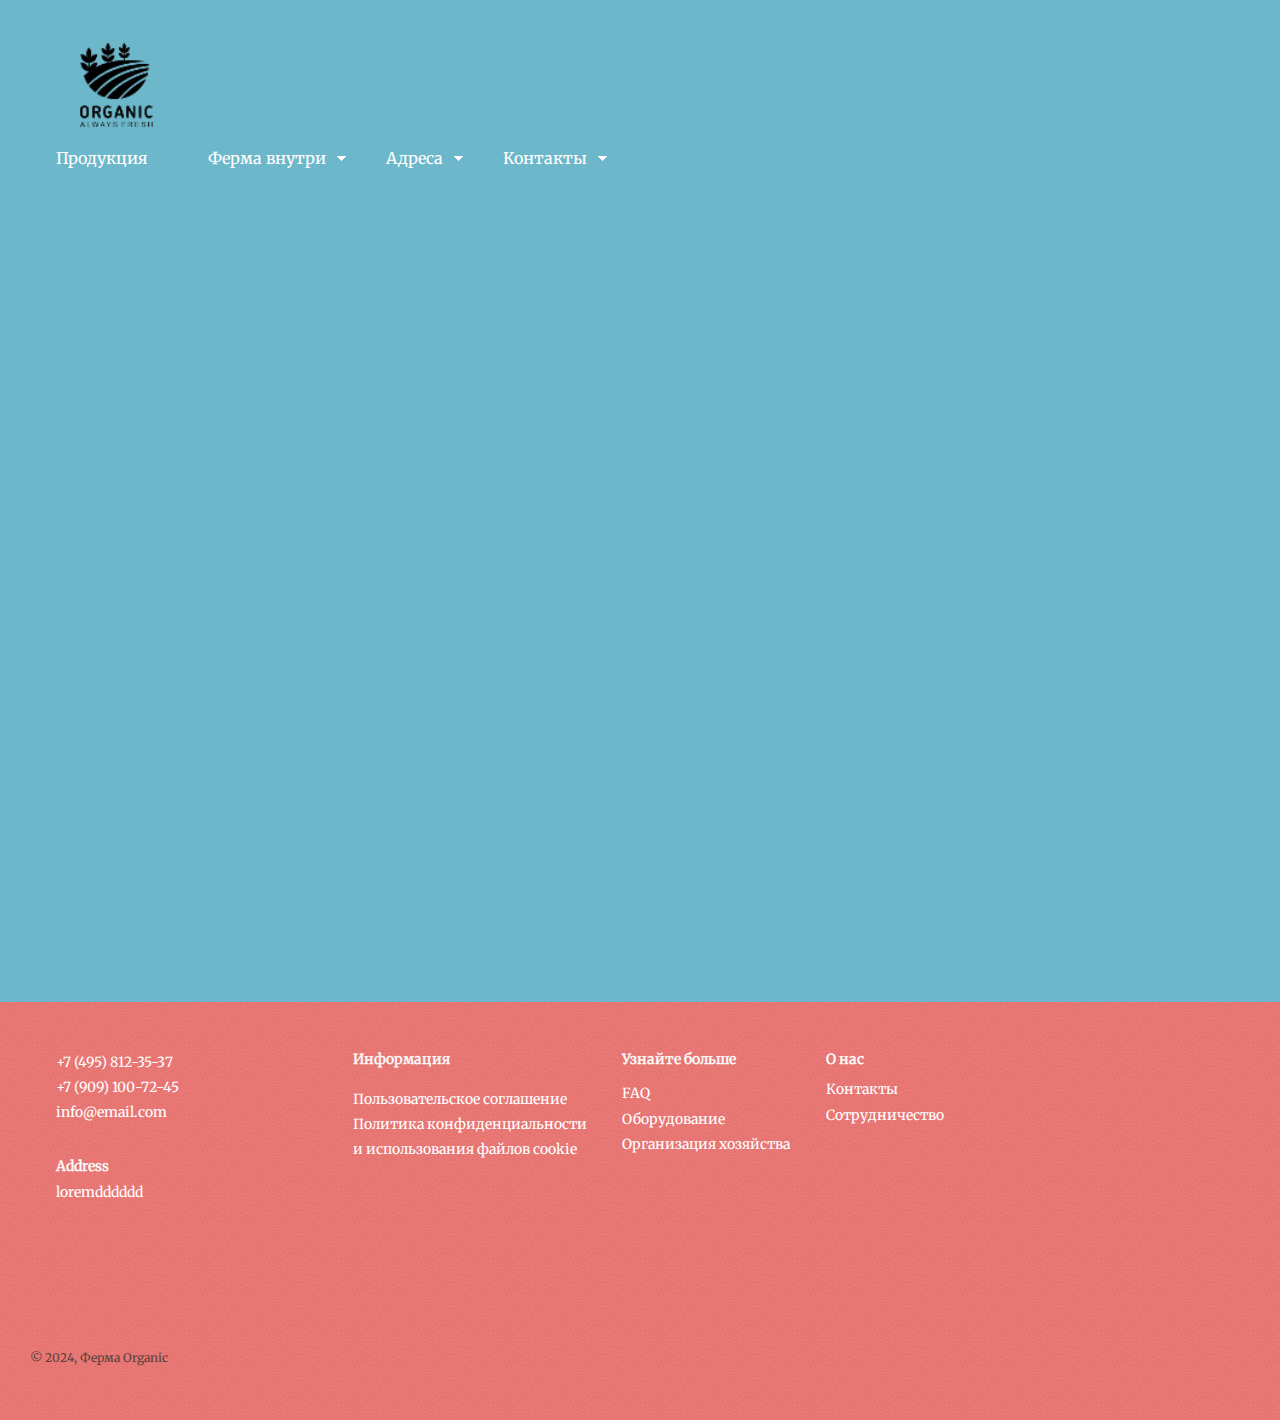
<file: infrastructure.html>
<!DOCTYPE HTML>
<html>
<head>
<title>Organic | Организация</title>
<link rel="shortcut icon" href="web/images/favicon.ico" type="image/icon">
<meta http-equiv="Content-Type" content="text/html; charset=utf-8" />
<meta name="viewport" content="width=device-width, initial-scale=1, maximum-scale=1">
<link href='http://fonts.googleapis.com/css?family=Karla' rel='stylesheet' type='text/css'>
<link rel="preconnect" href="https://fonts.googleapis.com">
<link rel="preconnect" href="https://fonts.gstatic.com" crossorigin>
<link href="https://fonts.googleapis.com/css2?family=Merriweather:ital,wght@0,400;1,700&display=swap" rel="stylesheet">
<link href="web/css/style.css" rel="stylesheet" type="text/css" media="all" />
<script src="web/js/jquery.min.js"></script>
</head>
<body>
<!-- header -->
<div class="header_bg1">
<div class="wrap">
<div class="wrapper">
	<div class="logo">
		<a href="index.html"><img src="web/images/logo.svg" alt="logo"/> </a>
	</div>
		<div class="menu">
			<a class="toggleMenu" href="#">Menu</a>
			<ul class="nav">
				<li><a href="production.html">Продукция</a>
				</li>
				<li><a href="#">Ферма внутри</a>
					<ul>
						<li><a href="history.html">Об Органике</a></li>
						<li><a href="#">FAQ</a></li>
						<li><a href="galery.html">Галерея</a>
					</ul>
				</li>
				<li><a href="#">Адреса</a>
					<ul>
						<li><a href="addresses.html">Где купить наши продукты</a></li>
						<li><a href="farmers.html">Производители</a></li>
						<li><a href="#">На карте</a></li>
					</ul>
				</li>
				<li><a href="#">Контакты</a>
				<ul>
					<li><a href="contact.html">Контакты</a></li>
					<li><a href="infrastructure.html">Организация</a></li>
				</ul>
				</li>
			</ul>
			</div>
		<div class="clear"></div>
	 <script type="text/javascript" src="web/js/script.js"></script>
	<div class="clear"></div>
	<div class="banner">
		<h2 class="style"></h2>
		<p class="para"> </p>
	</div>
</div>
</div>
</div>
<!-- start content -->

<!-- start footer -->
<div class="footer_bg">
	<div class="wrap">
	<div class="wrapper">
	<div class="clear">	
		<div class="f_grid">
			<div class="grid1_of_1">
				<div class="address">
					<p><a href="tel:+74958123537">+7 (495) 812-35-37</a> </p>
					<p><a href="tel:+79091007245">+7 (909) 100-72-45</a> </p>
					<p><a href="">info@email.com</a> </p>
					<h3 class="top">Address</h3>
					<p class="top"><a href="#">loremdddddd</a> </p>
				</div>
			</div>
			<div class="grid1_of_2">
				<div class="f_grid2 left">
					<h3>Информация</h3>
					<ul class="f_nav">
						<li><a href="#">Пользовательское соглашение</a></li>
						<li><a href="#">Политика конфиденциальности 
						</br>и использования файлов cookie</a></li>
					</ul>
				</div>
				<div class="f_grid2 left">
					<h3>Узнайте больше</h3>
					<ul class="f_nav">
						<li><a href="#">FAQ</a></li>
						<li><a href="#">Оборудование</a></li>
						<li><a href="#">Организация хозяйства</a></li>
					</ul>
				</div>
				<div class="f_grid2 left hide">
				<h3>О нас</h3>
				<ul class="f_nav">
					<li><a href="">Контакты</a></li>
					<li><a href="">Сотрудничество</a></li>
					
				</div>
				
			</div>
		
			<div class="clear"></div>
		</div>
		</div>
	</div>
	</div>
	<p class="copyright">© 2024, Ферма Organic</p>
	</div>
	</body>
	</html>
</file>
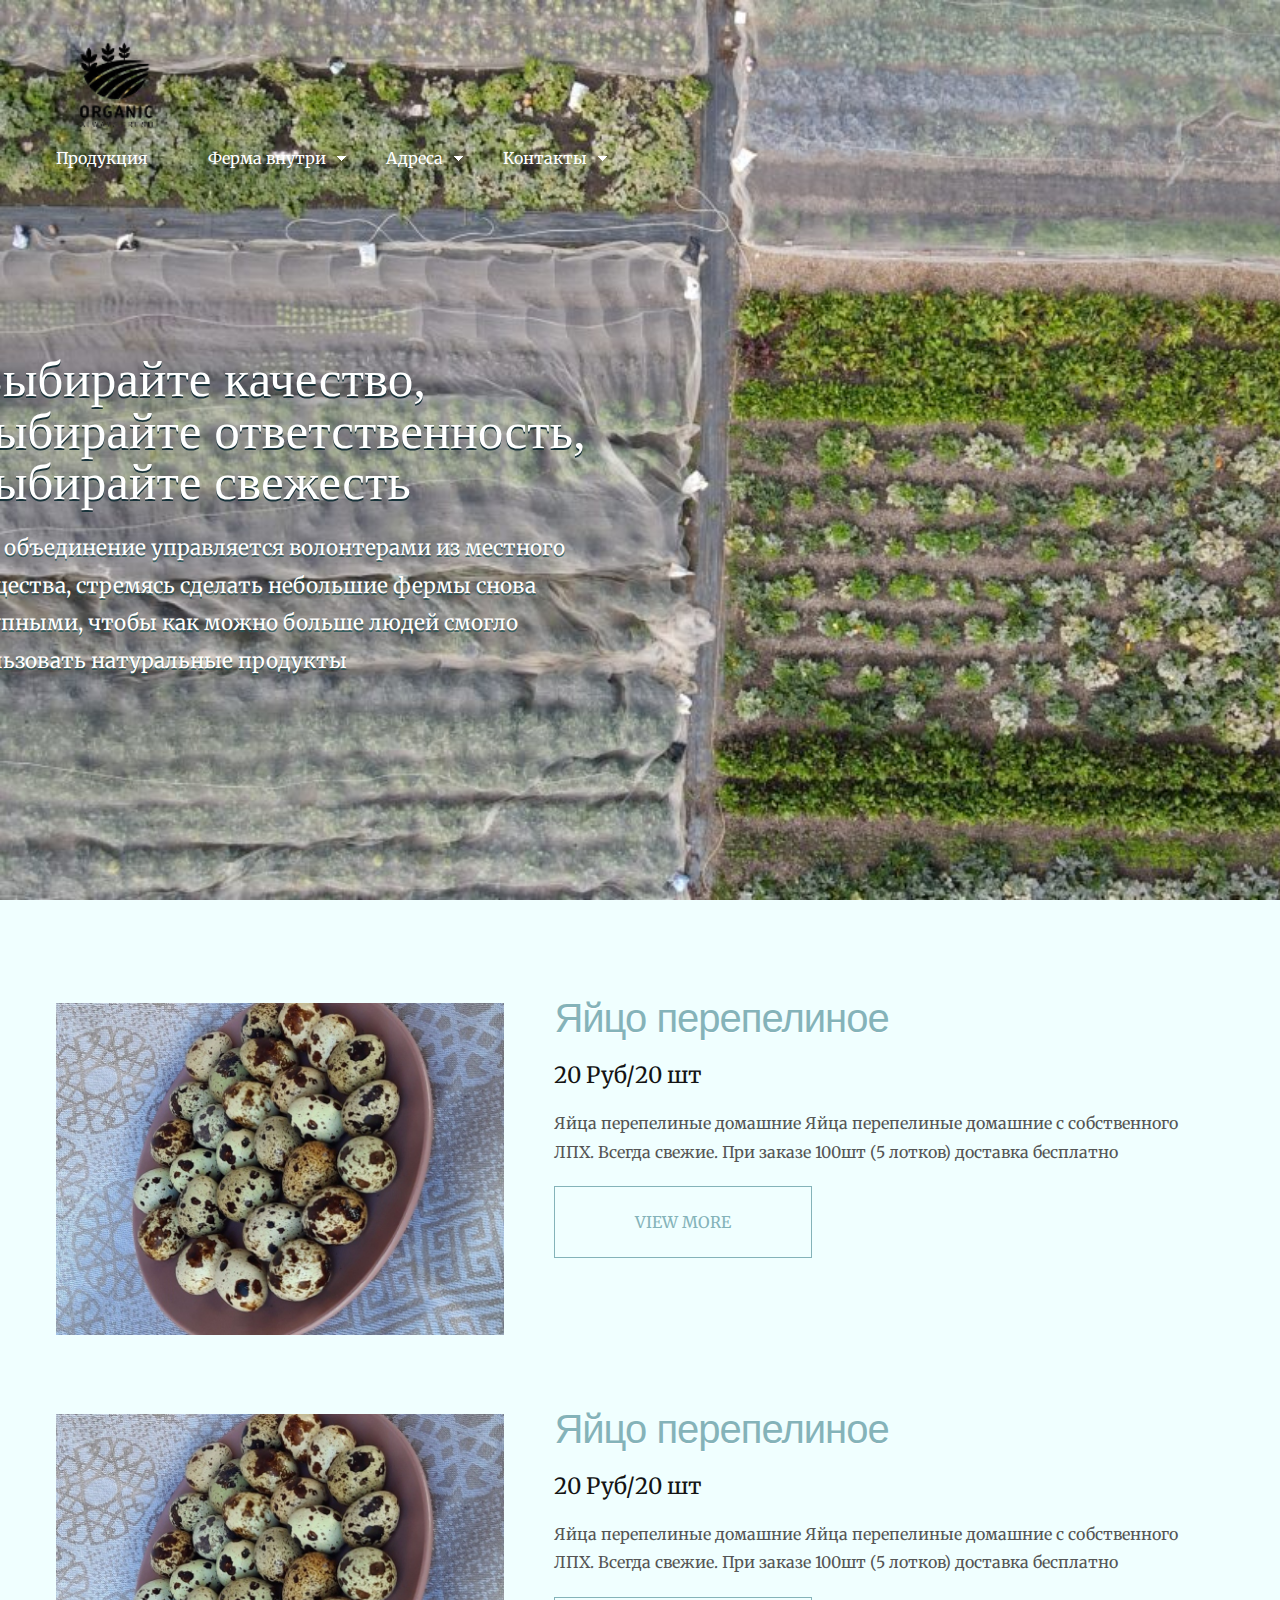
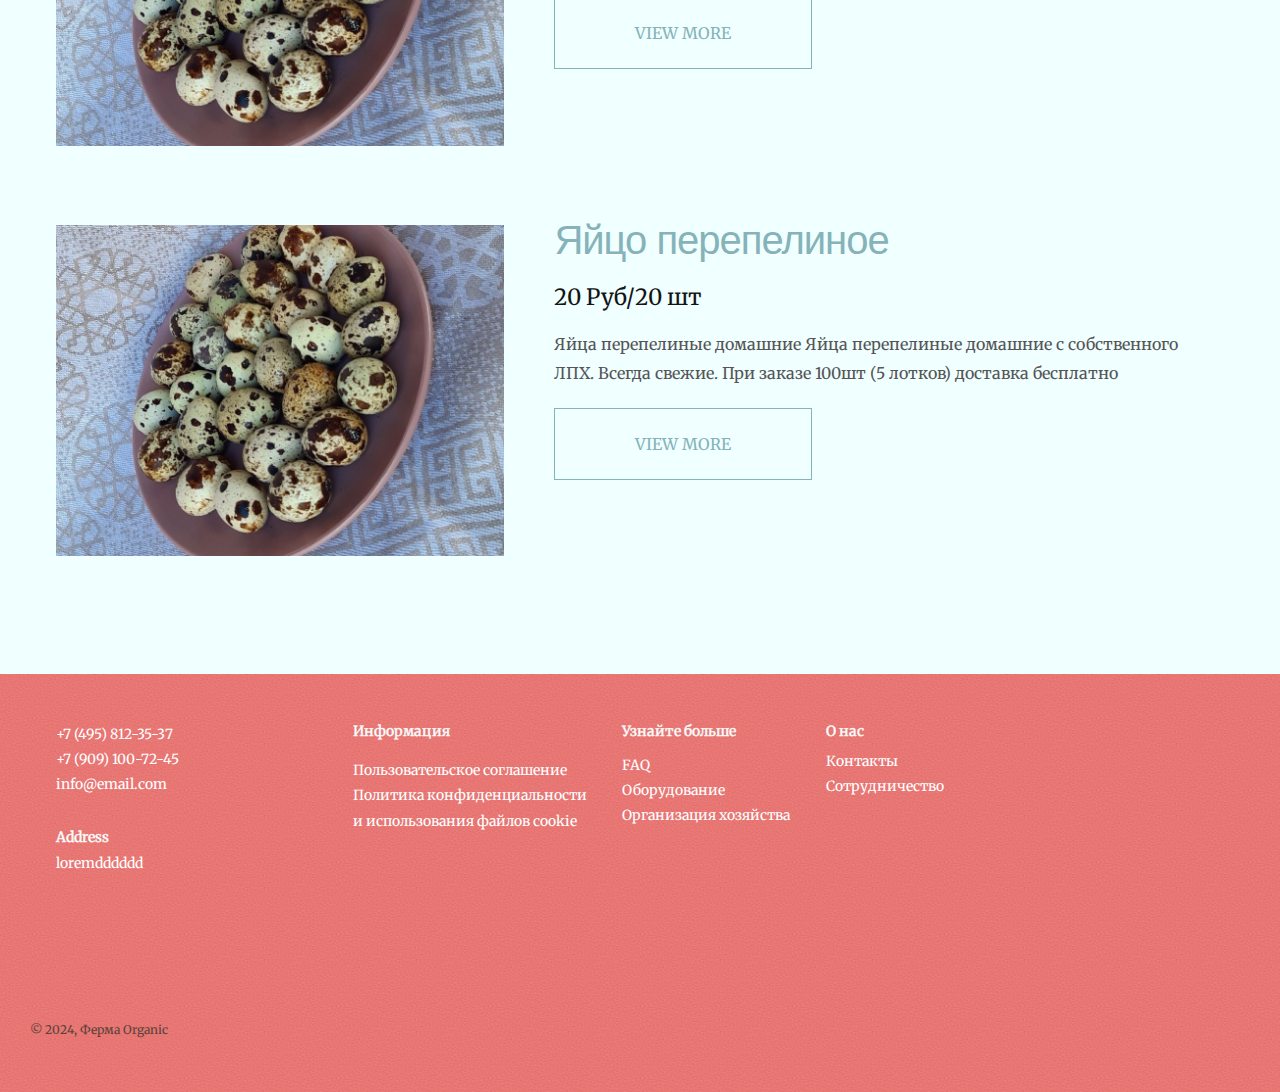
<file: production.html>
<!DOCTYPE HTML>
<html>
<head>
<title>Organic | Продукция</title>
<link rel="shortcut icon" href="web/images/favicon.ico" type="image/icon">
<meta http-equiv="Content-Type" content="text/html; charset=utf-8" />
<meta name="viewport" content="width=device-width, initial-scale=1, maximum-scale=1">
<link href='http://fonts.googleapis.com/css?family=Karla' rel='stylesheet' type='text/css'>
<link rel="preconnect" href="https://fonts.googleapis.com">
<link rel="preconnect" href="https://fonts.gstatic.com" crossorigin>
<link href="https://fonts.googleapis.com/css2?family=Merriweather:ital,wght@0,400;1,700&display=swap" rel="stylesheet">
<link href="web/css/style.css" rel="stylesheet" type="text/css" media="all" />
<script src="web/js/jquery.min.js"></script>


</head>
<body>
<!-- header -->
<div class="header_bg2">
<div class="wrap">
<div class="wrapper">
	<div class="logo">
		<a href="index.html"><img src="web/images/logo.svg" alt="logo"/> </a>
	</div>
		<div class="menu">
			<a class="toggleMenu" href="#">Menu</a>
			<ul class="nav">
				<li><a href="production.html">Продукция</a>
				</li>
				<li><a href="#">Ферма внутри</a>
					<ul>
						<li><a href="history.html">Об Органике</a></li>
						<li><a href="#">FAQ</a></li>
						<li><a href="galery.html">Галерея</a>
					</ul>
				</li>
				<li><a href="#">Адреса</a>
					<ul>
						<li><a href="addresses.html">Где купить наши продукты</a></li>
						<li><a href="farmers.html">Производители</a></li>
						<li><a href="#">На карте</a></li>
					</ul>
				</li>
				<li><a href="#">Контакты</a>
				<ul>
					<li><a href="contact.html">Контакты</a></li>
					<li><a href="infrastructure.html">Организация</a></li>
				</ul>
				</li>
			</ul>
			</div>
		<div class="clear"></div>
	 <script type="text/javascript" src="web/js/script.js"></script>
	<div class="clear"></div>
	<div class="banner">
		<h2 class="style" id="h_banner">Выбирайте качество, выбирайте ответственность, выбирайте свежесть</h2>
		<p class="para">Наше объединение управляется волонтерами из местного сообщества, стремясь сделать небольшие фермы снова доступными, чтобы как можно больше людей смогло использовать натуральные продукты</p>
	</div>
</div>
</div>
</div>
<!-- start content -->
<div class="content_bg">
<div class="wrap">
<div class="wrapper">
	<div class="main">
		<div class="listview_1_of_2 images_1_of_2">
			<div class="listimg listimg_2_of_1">
				<a href="details.html"><img src="web/images/eggs.jpg"></a>
			</div>
			<div class="text list_2_of_1">
				<h2 class="style1">Яйцо перепелиное</h3>
					<p class="price"> 20 Руб/20 шт </p>
				<p class="para1">Яйца перепелиные домашние
					Яйца перепелиные домашние с собственного ЛПХ. Всегда свежие. При заказе 100шт (5 лотков) доставка бесплатно</p>
				<div class="rd_more1">
				     <a href="details.html"><button class="btn btn-1 btn-1a">View More</button></a>
				</div>
			</div>
			<div class="clear"></div>
		</div>
		<div class="listview_1_of_2 images_1_of_2">
			<div class="listimg listimg_2_of_1">
				  <a href="#"><img src="web/images/eggs.jpg"></a>
			</div>
			<div class="text list_2_of_1">
				<h2 class="style1">Яйцо перепелиное</h3>
					<p class="price"> 20 Руб/20 шт </p>
				<p class="para1">Яйца перепелиные домашние
					Яйца перепелиные домашние с собственного ЛПХ. Всегда свежие. При заказе 100шт (5 лотков) доставка бесплатно</p>
				<div class="rd_more1">
				     	<a href="details.html"><button class="btn btn-1 btn-1a">View More</button></a>
					</div>
			</div>
			<div class="clear"></div>
		</div>
		<div class="listview_1_of_2 images_1_of_2">
			<div class="listimg listimg_2_of_1">
				  <a href="#"><img src="web/images/eggs.jpg"></a>
			</div>
			<div class="text list_2_of_1">
				<h2 class="style1">Яйцо перепелиное</h3>
					<p class="price"> 20 Руб/20 шт </p>
				<p class="para1">Яйца перепелиные домашние
					Яйца перепелиные домашние с собственного ЛПХ. Всегда свежие. При заказе 100шт (5 лотков) доставка бесплатно</p>
				<div class="rd_more1">
				     	<a href="#"><button class="btn btn-1 btn-1a">View More</button></a>
				</div>
			</div>
			<div class="clear"></div>
		</div>
	</div>
</div>
</div>
</div>
<!-- start footer -->
<div class="footer_bg">
	<div class="wrap">
	<div class="wrapper">
	<div class="clear">	
		<div class="f_grid">
			<div class="grid1_of_1">
				<div class="address">
					<p><a href="tel:+74958123537">+7 (495) 812-35-37</a> </p>
					<p><a href="tel:+79091007245">+7 (909) 100-72-45</a> </p>
					<p><a href="">info@email.com</a> </p>
					<h3 class="top">Address</h3>
					<p class="top"><a href="#">loremdddddd</a> </p>
				</div>
			</div>
			<div class="grid1_of_2">
				<div class="f_grid2 left">
					<h3>Информация</h3>
					<ul class="f_nav">
						<li><a href="#">Пользовательское соглашение</a></li>
						<li><a href="#">Политика конфиденциальности 
						</br>и использования файлов cookie</a></li>
					</ul>
				</div>
				<div class="f_grid2 left">
					<h3>Узнайте больше</h3>
					<ul class="f_nav">
						<li><a href="#">FAQ</a></li>
						<li><a href="#">Оборудование</a></li>
						<li><a href="#">Организация хозяйства</a></li>
					</ul>
				</div>
				<div class="f_grid2 left hide">
				<h3>О нас</h3>
				<ul class="f_nav">
					<li><a href="">Контакты</a></li>
					<li><a href="">Сотрудничество</a></li>
					
				</div>
				
			</div>
		
			<div class="clear"></div>
		</div>
		</div>
	</div>
	</div>
	<p class="copyright">© 2024, Ферма Organic</p>
	</div>
	</body>
	</html>
</file>
<file: web/css/style.css>
html,body,div,span,applet,object,iframe,h1,h2,h3,h4,h5,h6,p,blockquote,pre,a,abbr,acronym,address,big,cite,code,del,dfn,em,img,ins,kbd,q,s,samp,small,strike,strong,sub,sup,tt,var,b,u,i,dl,dt,dd,ol,nav ul,nav li,fieldset,form,label,legend,table,caption,tbody,tfoot,thead,tr,th,td,article,aside,canvas,details,embed,figure,figcaption,footer,header,hgroup,menu,nav,output,ruby,section,summary,time,mark,audio,video{margin:0;padding:0;border:0;font-size:100%;font:inherit;vertical-align:baseline;}
article, aside, details, figcaption, figure,footer, header, hgroup, menu, nav, section {display: block;}
ol,ul{list-style:none;margin:0;padding:0;}
blockquote,q{quotes:none;}
blockquote:before,blockquote:after,q:before,q:after{content:'';content:none;}
table{border-collapse:collapse;border-spacing:0;}
a{text-decoration:none;}
.txt-rt{text-align:right;}	/* выравнивание текста по правому краю */
.txt-lt{text-align:left;}	/* выравнивание текста по левому краю */
.txt-center{text-align:center;}	/* выравнивание текста по центру */
.float-rt{float:right;}/* обтекание текстом справа */
.float-lt{float:left;} 
.clear{clear:both;}
.pos-relative{position:relative;}
.vertical-base{	vertical-align:baseline;}/* вертикальное выравнивание по линии*/
.vertical-top{	vertical-align:top;}
.underline{	padding-bottom:5px;	border-bottom: 1px solid #eee; margin:0 0 20px 0;}/* Нижние отступы и подчеркивание */
nav.vertical ul li{	display:block;} 
nav.horizontal ul li{	display: inline-block;}
img{max-width:100%;}
@font-face {
      font-family: 'Montserrat', sans-serif;
      src: url(../fonts/CaviarDreams-webfont.ttf) format('truetype');
}
body {
	font-family: 'Merriweather', serif;
	font-size: 100%;
	background-color:azure;
	/* background: #ffffff; */
}
.wrap{
	margin:0 auto;
	width:80%;
}
.wrapper{
	padding:2% 6%;
}
/* start header */
.header_bg{
	background: url('../images/bg.jpg') no-repeat;
}
.header_bg2{
	background: url('../images/bg-1024x576.jpg') no-repeat;
	padding: 0% 0 0%;	
	background-size: cover;
	background-repeat: no-repeat;
	height: 100vh;
}
.logo {
	position: absolute;
	top: 10px;
	left: 15px;
}
/* start menu */
.menu{
	float: left;
	margin-left: -40px;
}
.toggleMenu {
    display:  none;
    background: rgba(29, 82, 99, 0.22);
    padding: 10px 15px;
    width: 100%;
    color: #fff;
}
.nav {
    list-style: none;
     	zoom: 1;
}
.nav:before,
.nav:after {
    content: " "; 
    display: table; 
}
.nav:after {
    clear: both;
}
.nav ul {
    list-style: none;
    width: 9em;
}
.nav li a {
  padding: 10px 20px 10px 40px;
    color:#fff;
    font-size: 16px;
}
.nav li {
    position: relative;
}
.nav > li {
    float: left;
}
.nav > li > .parent {
    background-image: url("../images/down_arrow.png");
    background-repeat: no-repeat;
    background-position: right;
}
.nav > li > a {
    display: block;
}
.nav > li > a:hover{
	color: rgb(241, 241, 241);
}
.nav li  ul {
    position: absolute;
    left: -9999px;
}
.nav > li.hover > ul {
    left: 40px;
}
.nav li li.hover ul {
    left: 100%;
    top: 0;
    -webkit-transition: background .2s linear;
	-moz-transition: background .2s linear;
	-ms-transition: background .2s linear;
	-o-transition:  background .2s linear;
	transition: background .2s linear;
}
.nav li li a {
	padding: 10px;
	display: block;
	color: rgba(255, 255, 255, 0.81);
	background: rgba(255, 255, 255, 0.16);
	position: relative;
	z-index: 100;
	border-top: 1px solid rgba(233, 233, 233, 0.09);
	-webkit-transition: all 0.3s ease-out;
	-moz-transition: all 0.3s ease-out;
	-ms-transition: all 0.3s ease-out;
	-o-transition: all 0.3s ease-out;
	transition: all 0.3s ease-out;
}
.nav li li li a {
    background:#249578;
    z-index:200;
    border-top: 1px solid #1d7a62;
}
.nav li li a:hover{
	background: #f6f6f6;
	color: #4D8194;
}
@media screen and (max-width: 768px) {
	.logo{
		float: none;
	}
	.menu{
		float: none;
		margin-left: 0;
	}
	.nav {
		background: rgba(255, 255, 255, 0.22);
	}
    .active {
        display: block;
    }
    .nav > li {
        float: none;
    }
    .nav > li > .parent {
        background-position: 95% 50%;
    }
    .nav li li .parent {
        background-image: url("images/down_arrow.png");
        background-repeat: no-repeat;
        background-position: 95% 50%;
    }
    .nav ul {
        display: block;
        width: 100%;
    }
   .nav > li.hover > ul , .nav li li.hover ul {
        position: static;
    }
}
/* start banner_text */
.banner{
	width: 65%;
	margin: 15% 0 44%; 
	
}
#nizhe { 
	margin-top: 15%;

}


h2.style{
	font-family: 'Montserrat', bold;
	font-size: 3.2em;
	color: #ffffff;
	text-shadow: 0 2px 0 rgb(23, 50, 57);
	line-height: 1em;
}
h6.style{	
	font-family: 'Merriweather', serif;
	font-size: 2em;
	color: #ffa53e;
	text-shadow: 0 1px 0 rgb(27, 55, 61);
	line-height: 1em;
}
p.para{
	margin-top:4%;
	margin-left: -20%;
	font-family: Merriweather', serif'; 
	font-size: 1.3em;
	color: #ffffff;
	text-shadow: 0 1.5px 0 rgba(37, 87, 87, 0.848);
	line-height: 1.8em;
}
#h_banner{
	margin-left: -15%;
}
/* start main */
.mait_bg{
	background: #ffffff;
}
.main{
	margin: 2% 0 8%;
}
h3.style{
	font-size:1.5em;
	color:#FE9E2E;
}
h4.style{
	font-size:1.6em;
	color:#FE9E2E;
}
h5.style{
	font-size:1.8em;
	color:#FE9E2E;
	text-align: center;
}

p.para1{
	margin-top:2%;
	font-size:1em;
	color: #555555;
	line-height: 1.8em;
}
p.price{
	margin-top:2%;
	font-size:1.4em;
	color: #141414;
	line-height: 1.8em;
}
/* Carousel Style */

.ca-container{
	position: relative;
	width: 100%;
	height: 350px;
}
.ca-wrapper{
	width:100%;
	height:100%;
	position:relative;
}
.ca-item{
	position:relative;
	float:left;
	width:100%;
	height:100%;
	text-align:center;
}
.ca-close{
	position:absolute;
	top:10px;
	right:10px;
	background:url(../images/cross.png) no-repeat center center;
	width:27px;
	height:27px;
	text-indent:-9000px;
	outline:none;
	opacity:0.7;
}
.ca-close:hover{
	opacity:1.0;
}
.ca-item-main{
	width: 100%;
	height:auto;
	position: absolute;
	top: 0px;
	left: 0px;
	overflow: hidden;
}
.ca-item h4{
	position: relative;
	color: #999;
	margin: 0.8em 0;
	line-height: 1.8em;
	font-weight: 300;
	font-size: 0.75em;
}
.ca-item h4 span{
	display: block;
}
.img-block{
	height: 300px;

}
.ca-nav span{
	width:35px;
	height:35px;
	background:#FF992B url(../images/arrows.png) no-repeat top left;
	position:absolute;
	top:84%;
	left:76%;
	text-indent:-9000px;
	cursor:pointer;
	z-index:100;
}
.ca-nav span.ca-nav-next{
	background-position:top right;
	left:auto;
	right:4px;
}
.ca-nav span:hover{
	opacity:1.0;
}
/* start span_1_of_2 */
.span1_of_1{
	width: 26.333%;
	float:left;
	border-right: 1px solid rgb(231, 231, 231);
}
.span1_of_1.left{
	padding-right: 4%;
}
.span1_of_2{
	width: 64.333%;
	float:left;
	padding-left: 4%;
}
.span1_of_1 span{
	color: #FE9E2E;
	font-size: 2em;
	line-height: 1.4em;
	text-align: center;
}
.span1_of_1 span.pr{
		color: #5a423a;
		font-size: 1.8em;
}
.span1_of_1 span.left{
	margin-left: 50%;
}
.connection input {
    font-size: 18px;
    line-height: 1.33;
    font-family: 'FuturaPT', sans-serif, -apple-system;
    width: 100%;
    height: auto;
    background: 0 0;
    overflow: visible;
    padding: 10px;
    -webkit-appearance: none;
    -moz-appearance: none;
    border: 0;
    border-radius: 0;
    box-sizing: border-box;
    box-shadow: none;
    outline: 0 !important;
    resize: none;
    margin: 0;
    position: relative;
    z-index: 1;
    border-bottom: 1px solid #2A3356;
}
.connection__input {
    position: relative;
    min-height: 32px;
}

.connection label {
    transition-property: all;
    transition-duration: .4s;
    transition-timing-function: ease;
    width: 100%;
    height: 45px;
    font-size: 16px;
    line-height: 32px;
    transition: all .2s linear;
    position: absolute;
    left: 0;
    top: 0;
    z-index: 2;
    cursor: text;
    white-space: nowrap;
    pointer-events: none;
    transform: translateZ(0);
    backface-visibility: hidden;
    transform-origin: 10px 0;
    box-sizing: border-box;
    font: 18px/1.33 'FuturaPT', sans-serif, -apple-system;
    color: gray;
    padding: 10px;
    display: flex;
    align-items: center;
    -webkit-font-smoothing: antialised;
}
/* start footer */
.footer_bg{
	background: url('../images/ftr_bg.png');
}
.f_grid{
	display: block;
	margin: 2% 0 10%;
}
.grid1_of_1{
	float: left;
	width: 24.3333%;
}
.grid1_of_2{
	float: left;
	width: 74.3333%;
}
.address p{
	color: #ffffff;
	font-size:0.8725em;
	line-height: 1.8em;
}
.address p a{
	color: #ffffff;
	margin-top: 10px;
}
.address h3{
	font-size:14px;
	color: #ffffff;
	-webkit-text-stroke: 0.4px;
	-webkit-text-stroke-color: #f6f6f6;
}
.address h3.top{
	margin-top: 12%;
}
.address p.top{
	margin-top: 2%;
}
.address p a:hover{
	color: rgb(241, 241, 241);
}
.f_grid2 {
	float: left;
}
.f_grid2.left{
	margin-left: 8%;
}
.f_grid2 h3{
	font-size: 14px;
	color: #ffffff;
	-webkit-text-stroke: 0.4px;
	-webkit-text-stroke-color: #f6f6f6;
}
.f_nav{
	margin-top: 8%;
}
.f_nav li a{
	color: #ffffff;
	font-size:0.8725em;
	line-height: 1.8em;
}
.f_nav li a:hover{
	color: rgb(241, 241, 241);
}
.copyright {
	color: #5a423a;
	font-size: 12px;
	line-height: 2em;
	text-align: left;
	padding-bottom: 50px;
	padding-left: 30px;
}
/* start production */
.header_bg1{
	background: #6db7cb;
	padding: 0% 0 8%;
	height: 100vh;
}
.commercial{
	margin: 6% 0;
}
/*  GRID OF THREE */
.grid_1_of_3{
	display: block;
	margin-left:7%;
}
.grid_1_of_3:first-child { 
	margin-left: 0; 
} 
.images_1_of_3 {
	float:left;
	width:30.333%;
}
.images_1_of_3  img {
	margin: 10% 0 6%;
}
.images_1_of_3 img {
	box-shadow: 0px 40px 20px -40px rgb(133, 133, 133);
	-webkit-box-shadow: 0px 40px 20px -40px rgb(133, 133, 133);
	-moz-box-shadow: 0px 40px 20px -40px rgb(133, 133, 133);
	-o-box-shadow: 0px 40px 20px -40px rgb(133, 133, 133);
}
h2.style1{
	font-family: 'Montserrat', sans-serif;
	font-size: 2.5em;
	color: #84B3B9;
	text-shadow: 0 1px 0 rgb(255, 255, 255);
	line-height: 1.2em;
	letter-spacing: -1px;
}
.images_1_of_3 p{
	margin-top: 4%;
}
.rd_more{
	margin-top: 8%;
}
.btn {
	border: none;
	font-family: inherit;
	font-size: inherit;
	color: inherit;
	background: none;
	cursor: pointer;
	padding: 25px 80px;
	display: inline-block;
	text-transform: uppercase;
	outline: none;
	position: relative;
	-webkit-transition: all 0.3s;
	-moz-transition: all 0.3s;
	transition: all 0.3s;
}
.btn:after {
	content: '';
	position: absolute;
	z-index: -1;
	-webkit-transition: all 0.3s;
	-moz-transition: all 0.3s;
	transition: all 0.3s;
}
/* Button 1 */
.btn-1 {
	border: 1px solid #84B3B9;
	color: #84B3B9;
}
/* Button 1a */
.btn-1a:hover,.btn-1a:active {
	color: #ffffff;
	background: #84B3B9;
}

/* start industrail */
.listimg{
	display: block;
}
.listview_1_of_2{
	margin: 6% 0;
}
.listimg_2_of_1 {
	float:left;
	width: 38.33333%;
	margin-right: 4.33333%;
}
.list_2_of_1 {

	float:left;
	width: 56.33333%;
}
.listimg_2_of_1 img{
	margin-top: 2%;
}
.images_1_of_2  img {
	max-width:100%;
	display:block;
}
.list_2_of_1 h3 span{
	color: #80B88C;
}
.rd_more1{
	margin-top: 3%;
}
/*gallery*/
.gallery{
	margin-top: 4%;
}
.gallery h2{
	margin-bottom: 4%;
}
.lb-album{
	display:block;
}
.lb-album.top{
	margin-top: 6%;
}
.lb-album li{
	float: left;
	width: 21.333%;
	margin:0 0 4% 4%;
	position: relative;
}
.lb-album li:first-child{
	margin-left:0;
}
.lb-album li > a,
.lb-album li > a img{
	display: block;
}
.lb-album li > a{
	position: relative;
}
.lb-album li > a span{
	position: absolute;
	bottom:70px;
	left:110px;
	width:36px;
	height:36px;
	opacity: 0;
	-webkit-transition: opacity 0.3s linear;
	-moz-transition: opacity 0.3s linear;
	-o-transition: opacity 0.3s linear;
	-ms-transition: opacity 0.3s linear;
	transition: opacity 0.3s linear;
}
.lb-album li > a img:hover{
	opacity:0.6;
}
.lb-album li > a:hover span{
	opacity:1;
	background:url(../images/zoom.png) no-repeat;
	filter: alpha(opacity=99); /* internet explorer */
    -ms-filter:"progid:DXImageTransform.Microsoft.Alpha(opacity=99)"; /*IE8*/
}
.lb-overlay{
	width: 0px;
	height: 0px;
	position: fixed;
	overflow: hidden;
	left: 0px;
	top: 0px;
	padding: 0px;
	z-index: 99;
	text-align: center;
	background:rgba(24, 23, 23, 0.91);
}
.lb-overlay a.lb-close{
	background: rgba(27,54,81,0.8);
	z-index: 1001;
	position: absolute;
	right: 29%;
	top: 6%;
	width: 36px;
	height: 36px;
	background:url('../images/close.png') no-repeat;
	overflow: hidden;
	opacity: 0;
	filter: alpha(opacity=0); /* internet explorer */
    -ms-filter:"progid:DXImageTransform.Microsoft.Alpha(opacity=0)";
	-webkit-transition: opacity 0.3s linear 1.2s;
	-moz-transition: opacity 0.3s linear 1.2s;
	-o-transition: opacity 0.3s linear 1.2s;
	-ms-transition: opacity 0.3s linear 1.2s;
	transition: opacity 0.3s linear 1.2s;
}
.lb-overlay img{
	position: relative;
}
.lb-overlay:target {
	width: auto;
	height: auto;
	bottom: 0px;
	right: 0px;
	padding: 80px 100px 120px 100px;
}
.lb-overlay:target img {
	-webkit-animation: scaleDown 1.2s ease-in-out;
	-moz-animation: scaleDown 1.2s ease-in-out;
	-o-animation: scaleDown 1.2s ease-in-out;
	-ms-animation: scaleDown 1.2s ease-in-out;
	animation: scaleDown 1.2s ease-in-out;
}
.lb-overlay:target a.lb-close,
.lb-overlay:target > div{
	opacity: 1;
	filter: alpha(opacity=99); /* internet explorer */
    -ms-filter:"progid:DXImageTransform.Microsoft.Alpha(opacity=99)"; /*IE8*/
}
@-webkit-keyframes scaleDown {
  0% { -webkit-transform: scale(10,10); opacity: 0; }
  100% { -webkit-transform: scale(1,1); opacity: 1; }
}
@-moz-keyframes scaleDown {
  0% { -moz-transform: scale(10,10); opacity: 0; }
  100% { -moz-transform: scale(1,1); opacity: 1; }
}
@-o-keyframes scaleDown {
  0% { -o-transform: scale(10,10); opacity: 0; }
  100% { -o-transform: scale(1,1); opacity: 1; }
}
@-ms-keyframes scaleDown {
  0% { -ms-transform: scale(10,10); opacity: 0; }
  100% { -ms-transform: scale(1,1); opacity: 1; }
}
@keyframes scaleDown {
  0% { transform: scale(10,10); opacity: 0; }
  100% { transform: scale(1,1); opacity: 1; }
}
x:-o-prefocus, .lb-overlay img {
    height: 100%;
}
/*start Contact*/
.contact{
	display: block;
}
.contact_info{
	float: right;
	width: 64.33333%;
}
.map {
	margin-top: 4%;
}
.company_address {
	float: left;
	margin-right: 3%;
	width: 32.3333%;
}
.span_1_of_2 h2{
	margin-bottom: 0.5em;
}
.contact-form{
	position:relative;
	margin-top: 2%;
}
.contact-form div{
	padding:8px 0;
}
.contact-form span label{
	color: #555555;
	display:block;
	font-size: 0.8725em;
	padding-bottom:5px;
}
.company_address p{
	padding:2px 0;
	font-size: 1em;
	color: #555555;
	line-height: 1.8em;
}
.company_address p span{
	color: #84B3B9;
	cursor:pointer;
}
.company_address p span:hover{
	color: #555555;
	-webkit-transition:0.5s;
	-moz-transition:0.5s;
	-o-transition:0.5s;
	transition:0.5s;
}
.contact-form form{
	margin-top: 10px;
}
.contact-form input[type="text"],.contact-form textarea{
	font-family: 'Karla', sans-serif;
	font-size: 0.8725em;
	color: #555555;
	padding:12px 8px;
	display: block;
	width: 98%;
	background: #FFFFFF;
	border: 1px solid rgba(226, 226, 226, 1);
	outline: none;
	-webkit-appearance: none;
}
.contact-form textarea{
	resize:none;
	height:120px;		
}
.contact-form input[type="text"]:focus,.contact-form textarea:focus{
	-webkit-transition:0.9s;
	-o-transition:0.9s;
	-moz-transition:0.9s;
	transition:0.9s;
	box-shadow: 0px 0px 1px rgba(154, 153, 162, 0.69);
	-webkit-box-shadow:0px 0px 1px rgba(154, 153, 162, 0.69);
	-moz-box-shadow: 0px 0px 1px rgba(154, 153, 162, 0.69);
	-o-box-shadow: 0px 0px 1px rgba(154, 153, 162, 0.69);
}
.contact-form input[type="submit"]{
	font-size:1em;
	border: 1px solid #84B3B9;
	color: #84B3B9;
	font-family: inherit;
	cursor: pointer;
	padding: 25px 80px;
	display: inline-block;
	text-transform: uppercase;
	outline: none;
	position: relative;
	-webkit-transition: all 0.3s;
	-moz-transition: all 0.3s;
	transition: all 0.3s;
	background: none;
	outline: none;
}
.contact-form input[type="submit"]:hover{
	color: #ffffff;
	background: #84B3B9;
}
/* start details*/
.det_pic{
	margin: 2% 0;
}

/***** Media Quries *****/
@media only screen and (max-width: 1366px) {
	.wrap{
		width:95%;
	}
	.banner {
		width: 45%;
	}
	.ca-nav span {
		width: 34px;
		height: 34px;
		left: 75%;
	}
	.f_grid2.left {
		margin-left: 6%;
	}
	.grid1_of_1 {
		width: 22.3333%;
	}
	.grid1_of_2 {
		width: 76.3333%;
	}
}
@media only screen and (max-width: 1280px) {
	.wrap{
		width:95%;
	}
	.wrapper{
		padding: 2% 2%;
	}
	.banner {
		width: 50%;
	}
	.ca-nav span {
		width: 34px;
		height: 34px;
		left: 74%;
	}
	.f_grid2.left {
		margin-left: 4%;
	}
	.logo{
		position: inherit;
	}
}
@media only screen and (max-width: 1024px) {
	.wrap{
		width:95%;
	}
	.logo {
		position: inherit;
		top: 0px;
		left:0px;
		text-align: left;
	}
	.banner {
		width: 66%;
	}
	.f_grid2.left {
		margin-left: 2%;
	}
	.nav li a {
		padding: 10px 20px 10px 30px;
	}
	.ca-nav span {
		left: 64%;
		top: 100%;
	}
}
@media only screen and (max-width: 800px) {
	.wrap{
		width:95%;
	}
	.banner {
		width: 74%;
	}
	h2.style1 {
		font-size: 1.5em;
	}
	.btn {
		padding: 20px 60px;
	}
}
@media only screen and (max-width: 640px){
	.wrap{
		width:95%;
	}
	.span1_of_1 {
		width: 99.333%;
		float: none;
		border-right: none;
	}
	.span1_of_2{
		width: 99.333%;
		float: none;
		padding-left: 0;		
	}
	.ca-nav span {
		left: 86%;
		top: 74%;
	}
	.ca-container {
		height: 220px;
	}
	.address h3.top {
		margin-top: 2%;
	}
	.f_grid2.left {
		margin-left: 4%;
	}
	.grid1_of_1 {
		width: 30.3333%;
	}
	.grid1_of_2 {
		float:none;
		width: 99.3333%;
	}
	.hide{
		display: none;
	}
	.menu{
		margin-left: 0;
	}
	.toggleMenu {
	    width: 95%;
	    margin: 0 auto;
	}
	.logo {
		text-align: center;
	}
	.toggleMenu {
		background: rgba(29, 82, 99, 0.22);
	}
	.nav {
		background: rgba(255, 255, 255, 0.22);
	}
	.banner {
		width: 82%;
	}
	.images_1_of_3 {
		float: none;
		width: 99.333%;
		margin-top: 4%;
	}
	.grid_1_of_3 {
		display: block;
		margin-left: 0%;
	}
	.listimg_2_of_1 {
		float: none;
		width: 99.33333%;
		margin-right: 0%;
	}
	.list_2_of_1 {
		float: none;
		width: 99.33333%;
	}
	.company_address {
		float: none;
		margin-right: 0%;
		width: 99.3333%;
	}
	.contact_info {
		float: none;
		width: 99.33333%;
	}
	.rd_more {
		margin-top: 4%;
	}
	.images_1_of_3 img {
		margin: 0% 0 0%;
	}
}
@media only screen and (max-width: 480px) {
	.wrap{
		width:95%;
	}
	.banner {
		width: 99%;
	}
	.ca-nav span {
		left: 83%;
	}
	.grid1_of_1{
		float: none;
		width:100%;
	}
	.grid1_of_2{
		float: none;
		width:100%;
	}
	.f_grid2{
		float:none;
	}
	.f_grid2.left{
		margin: 4% 0% 0 0;
	}
	.f_nav {
		margin-top: 2%;
	}
	.toggleMenu {
	    width: 92%;
	 }
	 h2.style {
		font-size: 2.5em;
	}
	.lb-album li {
		width: 45.333%;
		padding: 2%;
		margin: 0 0 4% 0%;
	}
}
@media only screen and (max-width: 320px) {
	.wrap{
		width:95%;
	}
	.toggleMenu {
	    width: 90%;
	 }
	 .ca-nav span {
		left: 75%;
		top: 100%;
	}
	.ca-container {
		height: 220px;
	}
	.span1_of_2 {
		margin-top: 20%;
	}
	 h2.style {
		font-size: 2em;
	}
}
</file>
